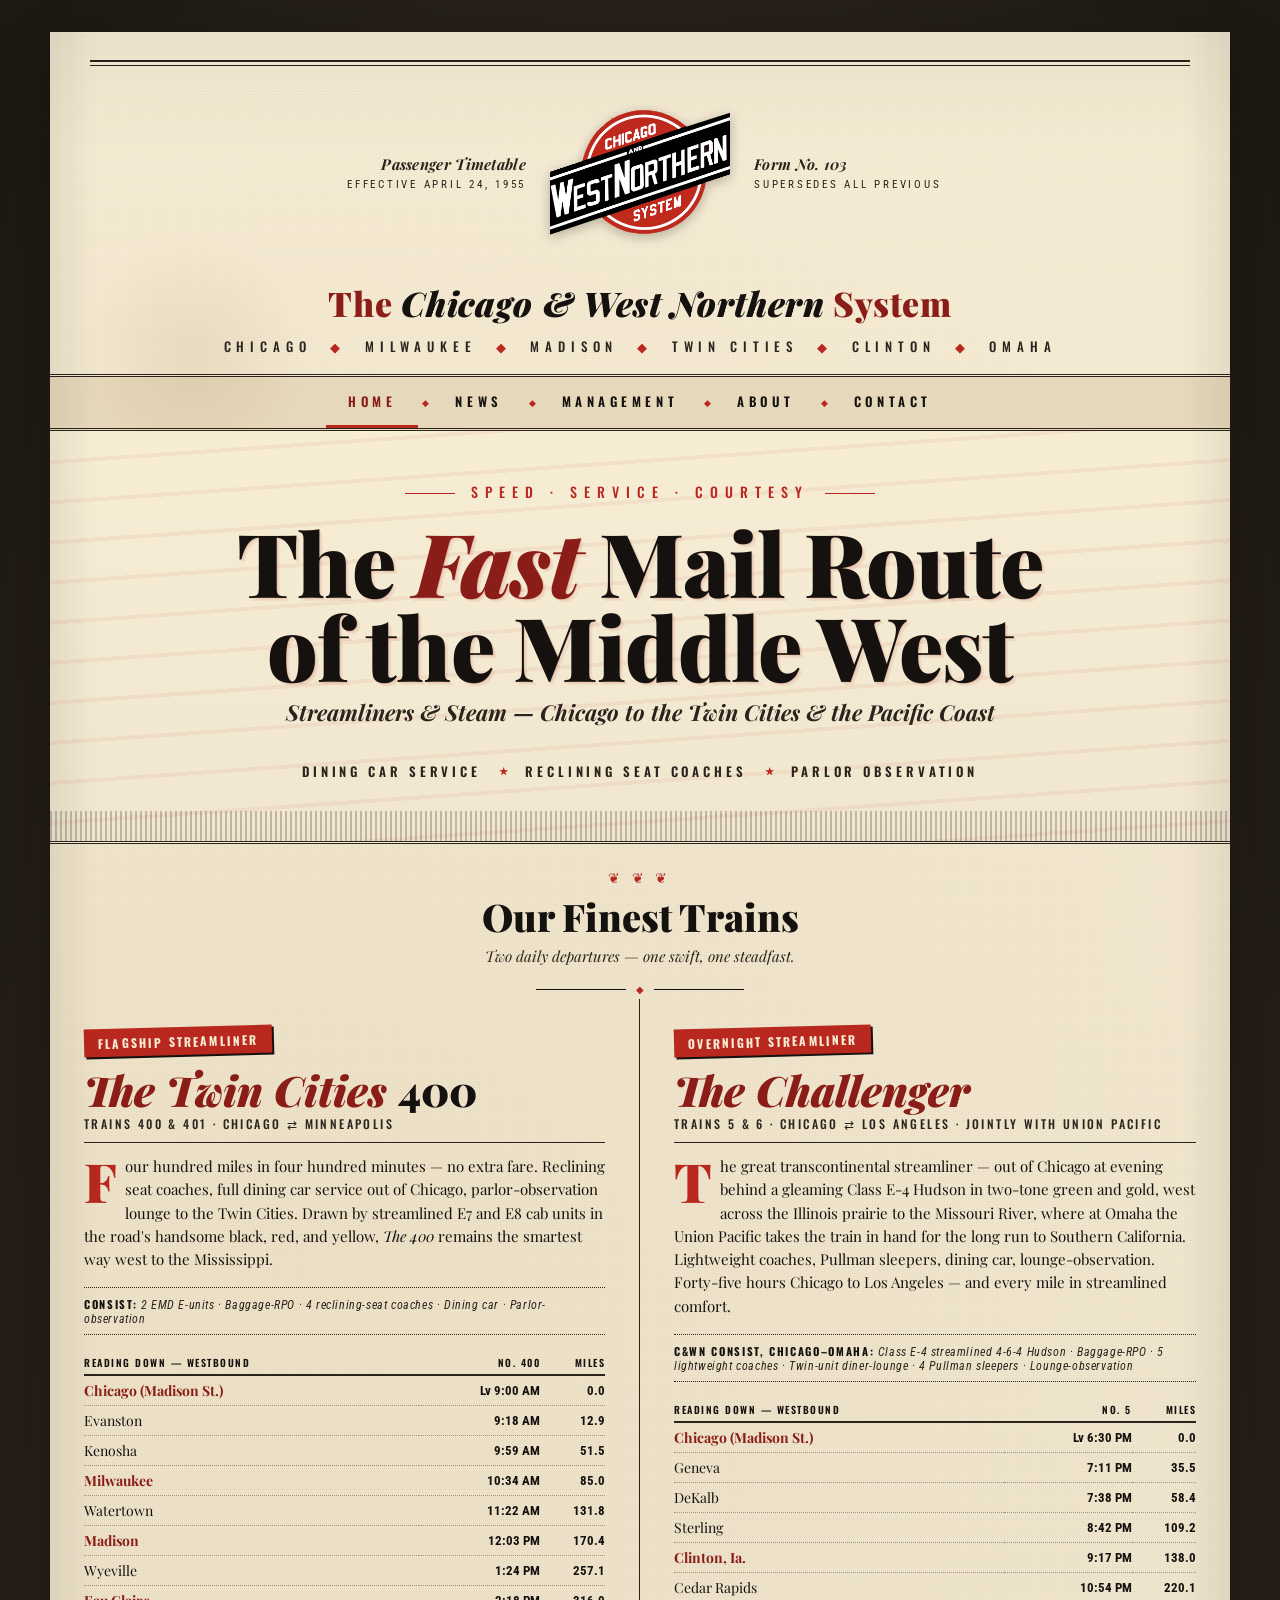
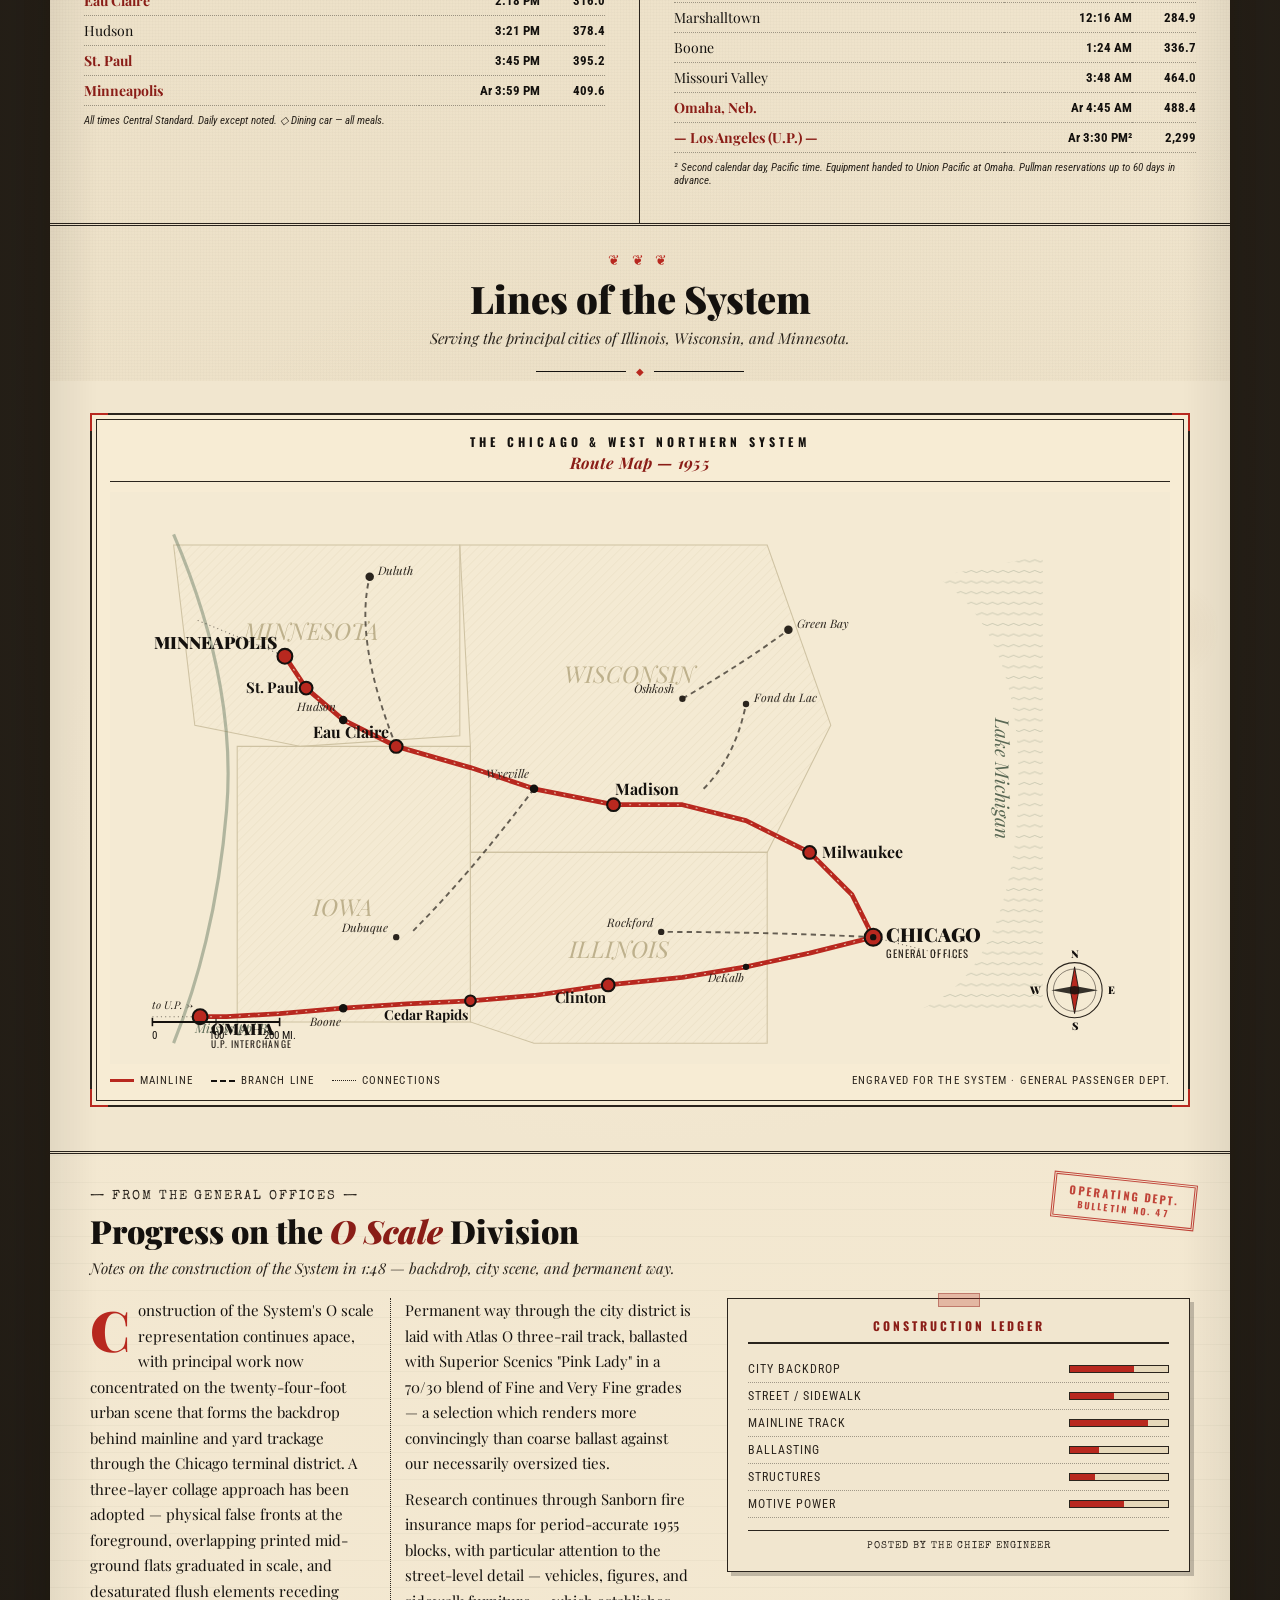
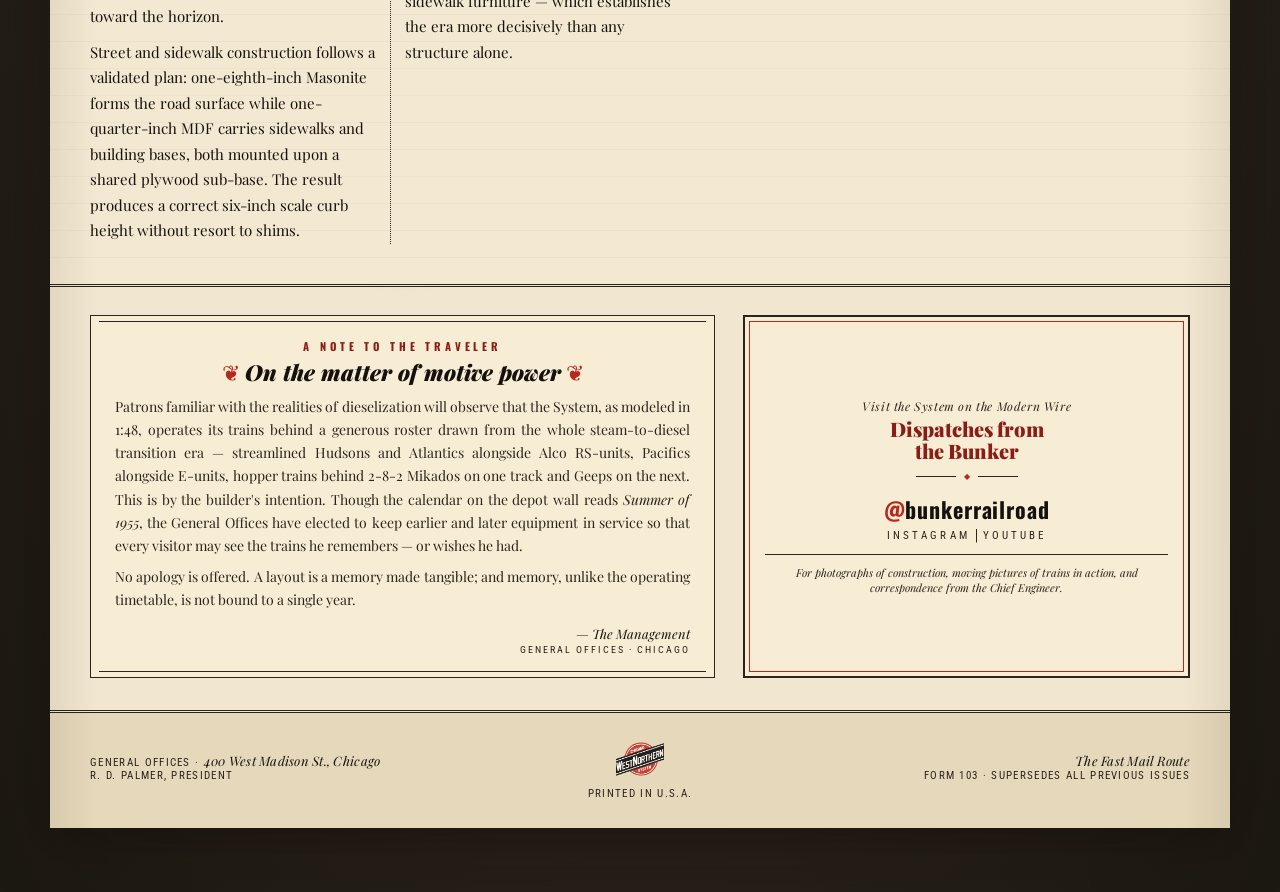
<file: index.html>
<!DOCTYPE html>
<html lang="en">
<head>
<meta charset="UTF-8">
<meta name="viewport" content="width=device-width, initial-scale=1.0">
<title>Chicago & West Northern System — Passenger Timetable, April 1955</title>
<!-- Favicons -->
<link rel="icon" type="image/png" sizes="16x16" href="/favicon-16x16.png">
<link rel="icon" type="image/png" sizes="32x32" href="/favicon-32x32.png">
<link rel="icon" type="image/png" sizes="48x48" href="/favicon-48x48.png">
<link rel="icon" type="image/png" sizes="96x96" href="/favicon-96x96.png">
<link rel="shortcut icon" href="/favicon.ico">
<link rel="apple-touch-icon" sizes="180x180" href="/apple-touch-icon.png">
<link rel="mask-icon" href="/safari-pinned-tab.svg" color="#8a1d17">
<link rel="manifest" href="/site.webmanifest">
<meta name="msapplication-config" content="/browserconfig.xml">
<meta name="msapplication-TileColor" content="#8a1d17">
<meta name="theme-color" content="#8a1d17">
<link rel="preconnect" href="https://fonts.googleapis.com">
<link rel="preconnect" href="https://fonts.gstatic.com" crossorigin>
<link href="https://fonts.googleapis.com/css2?family=Oswald:wght@500;600;700&family=Playfair+Display:ital,wght@0,700;0,900;1,700&family=Roboto+Condensed:wght@400;700&family=Special+Elite&family=UnifrakturMaguntia&display=swap" rel="stylesheet">
<link rel="stylesheet" href="/style.css?v=2">
</head>
<body>
<main class="brochure" role="main">

  <!-- ===== MASTHEAD ===== -->
  <header class="masthead">
    <div class="rule-top"></div>
    <div class="masthead-grid">
      <div class="left">
        Passenger Timetable
        <small>Effective April 24, 1955</small>
      </div>
      <div class="herald" aria-label="Chicago & West Northern System herald">
        <img src="/cwn_logo.png?v=2" alt="Chicago & West Northern System herald">
      </div>
      <div class="right">
        Form No. 103
        <small>Supersedes all previous</small>
      </div>
    </div>
    <h1>The <em>Chicago &amp; West Northern</em> System</h1>
    <div class="subtitle">Chicago <span class="dot">◆</span> Milwaukee <span class="dot">◆</span> Madison <span class="dot">◆</span> Twin Cities <span class="dot">◆</span> Clinton <span class="dot">◆</span> Omaha</div>
  </header>
  <!-- ===== NAVIGATION ===== -->
  <nav class="mainnav">
    <ul>
      <li><a href="/" class="active">Home</a></li>
      <li><a href="/news.html">News</a></li>
      <li><a href="/management.html">Management</a></li>
      <li><a href="/about.html">About</a></li>
      <li><a href="/contact.html">Contact</a></li>
    </ul>
  </nav>


  <!-- ===== HERO ===== -->
  <section class="hero">
    <div class="hero-inner">
      <div class="kicker">Speed · Service · Courtesy</div>
      <h2>The <span class="accent">Fast</span> Mail Route<br>of the Middle West</h2>
      <div class="tagline">Streamliners &amp; Steam — Chicago to the Twin Cities &amp; the Pacific Coast</div>
      <div class="lockup">
        <span>Dining Car Service</span>
        <span>Reclining Seat Coaches</span>
        <span>Parlor Observation</span>
      </div>
    </div>
  </section>

  <!-- ===== NAMED TRAINS ===== -->
  <div class="section-head">
    <div class="ornament">❦ ❦ ❦</div>
    <h3>Our Finest Trains</h3>
    <p class="dek">Two daily departures — one swift, one steadfast.</p>
    <div class="rule"><span class="line"></span><span class="diamond">◆</span><span class="line"></span></div>
  </div>

  <section class="trains">

    <!-- THE 400 -->
    <article class="train left">
      <span class="plate">Flagship Streamliner</span>
      <h4>The <em>Twin Cities</em> <span class="num">400</span></h4>
      <div class="route">Trains 400 &amp; 401 · Chicago ⇄ Minneapolis</div>
      <p class="pitch"><span class="drop">F</span>our hundred miles in four hundred minutes — no extra fare. Reclining seat coaches, full dining car service out of Chicago, parlor-observation lounge to the Twin Cities. Drawn by streamlined E7 and E8 cab units in the road's handsome black, red, and yellow, <em>The 400</em> remains the smartest way west to the Mississippi.</p>
      <div class="consist"><b>Consist:</b> 2 EMD E-units · Baggage-RPO · 4 reclining-seat coaches · Dining car · Parlor-observation</div>

      <table class="tt">
        <thead>
          <tr><th>Reading down — Westbound</th><th class="num">No. 400</th><th class="num">Miles</th></tr>
        </thead>
        <tbody>
          <tr class="major"><td class="city">Chicago (Madison St.)</td><td class="num">Lv 9:00 AM</td><td class="num">0.0</td></tr>
          <tr><td class="city">Evanston</td><td class="num">9:18 AM</td><td class="num">12.9</td></tr>
          <tr><td class="city">Kenosha</td><td class="num">9:59 AM</td><td class="num">51.5</td></tr>
          <tr class="major"><td class="city">Milwaukee</td><td class="num">10:34 AM</td><td class="num">85.0</td></tr>
          <tr><td class="city">Watertown</td><td class="num">11:22 AM</td><td class="num">131.8</td></tr>
          <tr class="major"><td class="city">Madison</td><td class="num">12:03 PM</td><td class="num">170.4</td></tr>
          <tr><td class="city">Wyeville</td><td class="num">1:24 PM</td><td class="num">257.1</td></tr>
          <tr class="major"><td class="city">Eau Claire</td><td class="num">2:18 PM</td><td class="num">316.0</td></tr>
          <tr><td class="city">Hudson</td><td class="num">3:21 PM</td><td class="num">378.4</td></tr>
          <tr class="major"><td class="city">St. Paul</td><td class="num">3:45 PM</td><td class="num">395.2</td></tr>
          <tr class="major"><td class="city">Minneapolis</td><td class="num">Ar 3:59 PM</td><td class="num">409.6</td></tr>
        </tbody>
        <tfoot><tr><td colspan="3">All times Central Standard. Daily except noted. ◇ Dining car — all meals.</td></tr></tfoot>
      </table>
    </article>

    <!-- THE CHALLENGER -->
    <article class="train">
      <span class="plate">Overnight Streamliner</span>
      <h4>The <em>Challenger</em></h4>
      <div class="route">Trains 5 &amp; 6 · Chicago ⇄ Los Angeles · Jointly with Union Pacific</div>
      <p class="pitch"><span class="drop">T</span>he great transcontinental streamliner — out of Chicago at evening behind a gleaming Class E-4 Hudson in two-tone green and gold, west across the Illinois prairie to the Missouri River, where at Omaha the Union Pacific takes the train in hand for the long run to Southern California. Lightweight coaches, Pullman sleepers, dining car, lounge-observation. Forty-five hours Chicago to Los Angeles — and every mile in streamlined comfort.</p>
      <div class="consist"><b>C&amp;WN Consist, Chicago–Omaha:</b> Class E-4 streamlined 4-6-4 Hudson · Baggage-RPO · 5 lightweight coaches · Twin-unit diner-lounge · 4 Pullman sleepers · Lounge-observation</div>

      <table class="tt">
        <thead>
          <tr><th>Reading down — Westbound</th><th class="num">No. 5</th><th class="num">Miles</th></tr>
        </thead>
        <tbody>
          <tr class="major"><td class="city">Chicago (Madison St.)</td><td class="num">Lv 6:30 PM</td><td class="num">0.0</td></tr>
          <tr><td class="city">Geneva</td><td class="num">7:11 PM</td><td class="num">35.5</td></tr>
          <tr><td class="city">DeKalb</td><td class="num">7:38 PM</td><td class="num">58.4</td></tr>
          <tr><td class="city">Sterling</td><td class="num">8:42 PM</td><td class="num">109.2</td></tr>
          <tr class="major"><td class="city">Clinton, Ia.</td><td class="num">9:17 PM</td><td class="num">138.0</td></tr>
          <tr><td class="city">Cedar Rapids</td><td class="num">10:54 PM</td><td class="num">220.1</td></tr>
          <tr><td class="city">Marshalltown</td><td class="num">12:16 AM</td><td class="num">284.9</td></tr>
          <tr><td class="city">Boone</td><td class="num">1:24 AM</td><td class="num">336.7</td></tr>
          <tr><td class="city">Missouri Valley</td><td class="num">3:48 AM</td><td class="num">464.0</td></tr>
          <tr class="major"><td class="city">Omaha, Neb.</td><td class="num">Ar 4:45 AM</td><td class="num">488.4</td></tr>
          <tr class="major"><td class="city">— Los Angeles (U.P.) —</td><td class="num">Ar 3:30 PM²</td><td class="num">2,299</td></tr>
        </tbody>
        <tfoot><tr><td colspan="3">² Second calendar day, Pacific time. Equipment handed to Union Pacific at Omaha. Pullman reservations up to 60 days in advance.</td></tr></tfoot>
      </table>
    </article>

  </section>

  <!-- ===== MAP ===== -->
  <div class="section-head">
    <div class="ornament">❦ ❦ ❦</div>
    <h3>Lines of the System</h3>
    <p class="dek">Serving the principal cities of Illinois, Wisconsin, and Minnesota.</p>
    <div class="rule"><span class="line"></span><span class="diamond">◆</span><span class="line"></span></div>
  </div>

  <section class="map-section">
    <div class="map-frame">
      <span class="corner tl"></span><span class="corner tr"></span>
      <span class="corner bl"></span><span class="corner br"></span>
      <div class="map-cap">The Chicago &amp; West Northern System
        <em>Route Map — 1955</em>
      </div>

      <svg class="sysmap" viewBox="0 0 1000 540" xmlns="http://www.w3.org/2000/svg" role="img" aria-label="C&amp;WN system map">
        <!-- stylized background (state silhouettes, abstract) -->
        <defs>
          <pattern id="hatch" patternUnits="userSpaceOnUse" width="6" height="6" patternTransform="rotate(45)">
            <line x1="0" y1="0" x2="0" y2="6" stroke="#d6c8a5" stroke-width="1"/>
          </pattern>
          <pattern id="water" patternUnits="userSpaceOnUse" width="10" height="10">
            <path d="M0 5 Q2.5 3 5 5 T10 5" stroke="#7a8a74" stroke-width="0.6" fill="none" opacity="0.5"/>
          </pattern>
        </defs>

        <!-- water / Lake Michigan shape -->
        <path d="M780 80 Q870 140 855 320 Q840 460 760 490 L880 490 L880 60 Z" fill="url(#water)"/>
        <text x="835" y="270" font-family="Playfair Display, serif" font-style="italic" font-size="18" fill="#5a6854" text-anchor="middle" transform="rotate(90 835 270)">Lake Michigan</text>

        <!-- Mississippi river -->
        <path d="M60 40 Q120 180 110 300 Q100 420 60 520" stroke="#7a8a74" stroke-width="3" fill="none" opacity="0.55"/>
        <text x="80" y="510" font-family="Playfair Display, serif" font-style="italic" font-size="12" fill="#5a6854">Mississippi R.</text>

        <!-- state outlines (abstract) -->
        <g stroke="#8a7a4a" stroke-width="1" fill="url(#hatch)" opacity="0.35">
          <!-- Minnesota area -->
          <path d="M60 50 L330 50 L330 230 L180 240 L80 220 Z"/>
          <!-- Wisconsin area -->
          <path d="M330 50 L620 50 L680 220 L620 340 L340 340 L340 240 Z"/>
          <!-- Illinois area -->
          <path d="M340 340 L620 340 L620 520 L400 520 L340 500 Z"/>
          <!-- Iowa area -->
          <path d="M120 240 L340 240 L340 500 L120 500 Z"/>
        </g>

        <!-- State labels -->
        <g font-family="Playfair Display, serif" font-style="italic" font-size="22" fill="#8a7a4a" opacity="0.5">
          <text x="190" y="140" text-anchor="middle">MINNESOTA</text>
          <text x="490" y="180" text-anchor="middle">WISCONSIN</text>
          <text x="480" y="440" text-anchor="middle">ILLINOIS</text>
          <text x="220" y="400" text-anchor="middle">IOWA</text>
        </g>

        <!-- Branch lines (dashed) -->
        <g stroke="#2a241d" stroke-width="1.8" fill="none" stroke-dasharray="5 4" opacity="0.7">
          <!-- Green Bay branch -->
          <path d="M540 195 Q600 160 640 130"/>
          <!-- Duluth branch from Eau Claire -->
          <path d="M270 240 Q230 140 245 80"/>
          <!-- Fond du Lac / Oshkosh branch -->
          <path d="M560 280 Q590 250 600 200"/>
          <!-- Rockford branch from Chicago -->
          <path d="M720 420 Q620 415 520 415"/>
          <!-- Dubuque branch from mainline -->
          <path d="M400 280 Q340 360 285 415"/>
        </g>

        <!-- Mainline: Chicago -> Milwaukee -> Madison -> Eau Claire -> Twin Cities -->
        <path d="M720 420 L700 380 L660 340 L600 310 L540 295 L475 295 L400 280 L340 260 L270 240 L220 215 L185 185 L165 155"
              stroke="#b8281f" stroke-width="4.5" fill="none" stroke-linecap="round" stroke-linejoin="round"/>
        <!-- mainline highlight -->
        <path d="M720 420 L700 380 L660 340 L600 310 L540 295 L475 295 L400 280 L340 260 L270 240 L220 215 L185 185 L165 155"
              stroke="#f1e6cf" stroke-width="1" fill="none" stroke-linecap="round" stroke-linejoin="round" stroke-dasharray="1 8" opacity="0.8"/>

        <!-- Overland Route Mainline: Chicago -> DeKalb -> Clinton -> Cedar Rapids -> Boone -> Missouri Valley -> Omaha -->
        <path d="M720 420 L660 435 L600 448 L540 458 L470 465 L400 475 L340 480 L280 483 L220 487 L160 492 L110 495 L85 495"
              stroke="#b8281f" stroke-width="4.5" fill="none" stroke-linecap="round" stroke-linejoin="round"/>
        <path d="M720 420 L660 435 L600 448 L540 458 L470 465 L400 475 L340 480 L280 483 L220 487 L160 492 L110 495 L85 495"
              stroke="#f1e6cf" stroke-width="1" fill="none" stroke-linecap="round" stroke-linejoin="round" stroke-dasharray="1 8" opacity="0.8"/>

        <!-- Connecting lines (dotted) to neighboring roads -->
        <g stroke="#2a241d" stroke-width="1" fill="none" stroke-dasharray="1 3" opacity="0.6">
          <path d="M720 420 L800 440"/>
          <path d="M165 155 L80 120"/>
          <path d="M85 495 L40 495"/>
        </g>
        <text x="40" y="488" font-family="Playfair Display, serif" font-style="italic" font-size="10" fill="#2a241d">to U.P. →</text>

        <!-- City dots -->
        <g>
          <!-- Chicago -->
          <circle cx="720" cy="420" r="8" fill="#b8281f" stroke="#14110e" stroke-width="2"/>
          <circle cx="720" cy="420" r="3" fill="#14110e"/>
          <text x="732" y="425" font-family="Playfair Display, serif" font-weight="900" font-size="18" fill="#14110e">CHICAGO</text>
          <text x="732" y="440" font-family="Oswald, sans-serif" font-size="10" fill="#2a241d" letter-spacing="1">GENERAL OFFICES</text>

          <!-- Milwaukee -->
          <circle cx="660" cy="340" r="6" fill="#b8281f" stroke="#14110e" stroke-width="2"/>
          <text x="672" y="345" font-family="Playfair Display, serif" font-weight="700" font-size="15" fill="#14110e">Milwaukee</text>

          <!-- Madison -->
          <circle cx="475" cy="295" r="6" fill="#b8281f" stroke="#14110e" stroke-width="2"/>
          <text x="476" y="286" font-family="Playfair Display, serif" font-weight="700" font-size="15" fill="#14110e">Madison</text>

          <!-- Wyeville -->
          <circle cx="400" cy="280" r="4" fill="#14110e"/>
          <text x="395" y="270" font-family="Playfair Display, serif" font-size="11" font-style="italic" fill="#2a241d" text-anchor="end">Wyeville</text>

          <!-- Eau Claire -->
          <circle cx="270" cy="240" r="6" fill="#b8281f" stroke="#14110e" stroke-width="2"/>
          <text x="263" y="232" font-family="Playfair Display, serif" font-weight="700" font-size="15" fill="#14110e" text-anchor="end">Eau Claire</text>

          <!-- Hudson -->
          <circle cx="220" cy="215" r="4" fill="#14110e"/>
          <text x="213" y="207" font-family="Playfair Display, serif" font-size="11" font-style="italic" fill="#2a241d" text-anchor="end">Hudson</text>

          <!-- St. Paul -->
          <circle cx="185" cy="185" r="6" fill="#b8281f" stroke="#14110e" stroke-width="2"/>
          <text x="178" y="190" font-family="Playfair Display, serif" font-weight="700" font-size="14" fill="#14110e" text-anchor="end">St. Paul</text>

          <!-- Minneapolis -->
          <circle cx="165" cy="155" r="7" fill="#b8281f" stroke="#14110e" stroke-width="2"/>
          <text x="158" y="148" font-family="Playfair Display, serif" font-weight="900" font-size="16" fill="#14110e" text-anchor="end">MINNEAPOLIS</text>

          <!-- Secondary cities on branches -->
          <circle cx="640" cy="130" r="4" fill="#2a241d"/>
          <text x="648" y="128" font-family="Playfair Display, serif" font-style="italic" font-size="11" fill="#2a241d">Green Bay</text>

          <circle cx="600" cy="200" r="3" fill="#2a241d"/>
          <text x="608" y="198" font-family="Playfair Display, serif" font-style="italic" font-size="11" fill="#2a241d">Fond du Lac</text>

          <circle cx="540" cy="195" r="3" fill="#2a241d"/>
          <text x="532" y="190" font-family="Playfair Display, serif" font-style="italic" font-size="11" fill="#2a241d" text-anchor="end">Oshkosh</text>

          <circle cx="245" cy="80" r="4" fill="#2a241d"/>
          <text x="253" y="78" font-family="Playfair Display, serif" font-style="italic" font-size="11" fill="#2a241d">Duluth</text>

          <circle cx="520" cy="415" r="3" fill="#2a241d"/>
          <text x="512" y="410" font-family="Playfair Display, serif" font-style="italic" font-size="11" fill="#2a241d" text-anchor="end">Rockford</text>

          <circle cx="270" cy="420" r="3" fill="#2a241d"/>
          <text x="262" y="415" font-family="Playfair Display, serif" font-style="italic" font-size="11" fill="#2a241d" text-anchor="end">Dubuque</text>

          <!-- Overland Route cities: DeKalb · Clinton · Cedar Rapids · Boone · Omaha -->
          <circle cx="600" cy="448" r="3" fill="#14110e"/>
          <text x="598" y="462" font-family="Playfair Display, serif" font-style="italic" font-size="11" fill="#2a241d" text-anchor="end">DeKalb</text>

          <circle cx="470" cy="465" r="6" fill="#b8281f" stroke="#14110e" stroke-width="2"/>
          <text x="468" y="482" font-family="Playfair Display, serif" font-weight="700" font-size="14" fill="#14110e" text-anchor="end">Clinton</text>

          <circle cx="340" cy="480" r="5" fill="#b8281f" stroke="#14110e" stroke-width="2"/>
          <text x="338" y="498" font-family="Playfair Display, serif" font-weight="700" font-size="13" fill="#14110e" text-anchor="end">Cedar Rapids</text>

          <circle cx="220" cy="487" r="4" fill="#14110e"/>
          <text x="218" y="504" font-family="Playfair Display, serif" font-style="italic" font-size="11" fill="#2a241d" text-anchor="end">Boone</text>

          <circle cx="85" cy="495" r="7" fill="#b8281f" stroke="#14110e" stroke-width="2"/>
          <text x="95" y="512" font-family="Playfair Display, serif" font-weight="900" font-size="15" fill="#14110e">OMAHA</text>
          <text x="95" y="525" font-family="Oswald, sans-serif" font-size="9" fill="#2a241d" letter-spacing="1">U.P. INTERCHANGE</text>
        </g>

        <!-- Compass rose -->
        <g transform="translate(910 470)">
          <circle r="26" fill="none" stroke="#2a241d" stroke-width="1"/>
          <circle r="20" fill="none" stroke="#2a241d" stroke-width="0.5"/>
          <path d="M0 -22 L4 0 L0 22 L-4 0 Z" fill="#b8281f" stroke="#14110e" stroke-width="0.8"/>
          <path d="M-22 0 L0 4 L22 0 L0 -4 Z" fill="#14110e" opacity="0.85"/>
          <text x="0" y="-30" font-family="Playfair Display, serif" font-weight="900" font-size="10" fill="#14110e" text-anchor="middle">N</text>
          <text x="0" y="38" font-family="Playfair Display, serif" font-weight="900" font-size="10" fill="#14110e" text-anchor="middle">S</text>
          <text x="32" y="4" font-family="Playfair Display, serif" font-weight="900" font-size="10" fill="#14110e">E</text>
          <text x="-32" y="4" font-family="Playfair Display, serif" font-weight="900" font-size="10" fill="#14110e" text-anchor="end">W</text>
        </g>

        <!-- Scale bar -->
        <g transform="translate(40 500)">
          <line x1="0" y1="0" x2="120" y2="0" stroke="#14110e" stroke-width="2"/>
          <line x1="0" y1="-4" x2="0" y2="4" stroke="#14110e" stroke-width="1.5"/>
          <line x1="60" y1="-3" x2="60" y2="3" stroke="#14110e" stroke-width="1"/>
          <line x1="120" y1="-4" x2="120" y2="4" stroke="#14110e" stroke-width="1.5"/>
          <text x="0" y="16" font-family="Roboto Condensed, sans-serif" font-size="10" fill="#14110e">0</text>
          <text x="60" y="16" font-family="Roboto Condensed, sans-serif" font-size="10" fill="#14110e" text-anchor="middle">100</text>
          <text x="120" y="16" font-family="Roboto Condensed, sans-serif" font-size="10" fill="#14110e" text-anchor="middle">200 MI.</text>
        </g>
      </svg>

      <div class="legend">
        <div class="swatches">
          <span class="sw"><i class="mainline"></i>Mainline</span>
          <span class="sw"><i class="branch"></i>Branch Line</span>
          <span class="sw"><i class="connect"></i>Connections</span>
        </div>
        <div>Engraved for the System · General Passenger Dept.</div>
      </div>
    </div>
  </section>

  <!-- ===== BULLETIN / MODELING ===== -->
  <section class="bulletin">
    <div class="stamp">Operating Dept.<small>Bulletin No. 47</small></div>
    <div class="bulletin-head">— From the General Offices —</div>
    <h3>Progress on the <em>O Scale</em> Division</h3>
    <p class="bulletin-dek">Notes on the construction of the System in 1:48 — backdrop, city scene, and permanent way.</p>

    <div class="bulletin-grid">
      <div class="bulletin-body">
        <p>Construction of the System's O scale representation continues apace, with principal work now concentrated on the twenty-four-foot urban scene that forms the backdrop behind mainline and yard trackage through the Chicago terminal district. A three-layer collage approach has been adopted — physical false fronts at the foreground, overlapping printed mid-ground flats graduated in scale, and desaturated flush elements receding toward the horizon.</p>
        <p>Street and sidewalk construction follows a validated plan: one-eighth-inch Masonite forms the road surface while one-quarter-inch MDF carries sidewalks and building bases, both mounted upon a shared plywood sub-base. The result produces a correct six-inch scale curb height without resort to shims.</p>
        <p>Permanent way through the city district is laid with Atlas O three-rail track, ballasted with Superior Scenics "Pink Lady" in a 70/30 blend of Fine and Very Fine grades — a selection which renders more convincingly than coarse ballast against our necessarily oversized ties.</p>
        <p>Research continues through Sanborn fire insurance maps for period-accurate 1955 blocks, with particular attention to the street-level detail — vehicles, figures, and sidewalk furniture — which establishes the era more decisively than any structure alone.</p>
      </div>

      <aside class="progress-card">
        <h5>Construction Ledger</h5>
        <div class="row">
          <span class="label">City Backdrop</span>
          <span class="bar"><span style="width:65%"></span></span>
        </div>
        <div class="row">
          <span class="label">Street / Sidewalk</span>
          <span class="bar"><span style="width:45%"></span></span>
        </div>
        <div class="row">
          <span class="label">Mainline Track</span>
          <span class="bar"><span style="width:80%"></span></span>
        </div>
        <div class="row">
          <span class="label">Ballasting</span>
          <span class="bar"><span style="width:30%"></span></span>
        </div>
        <div class="row">
          <span class="label">Structures</span>
          <span class="bar"><span style="width:25%"></span></span>
        </div>
        <div class="row">
          <span class="label">Motive Power</span>
          <span class="bar"><span style="width:55%"></span></span>
        </div>
        <div class="footer-note">Posted by the Chief Engineer</div>
      </aside>
    </div>
  </section>

  <!-- ===== NOTICE + SOCIAL IMPRINT ===== -->
  <section class="notice">
    <div class="notice-body">
      <div class="notice-kicker">A Note to the Traveler</div>
      <div class="notice-head">On the matter of motive power</div>
      <div class="notice-text">
        <p>Patrons familiar with the realities of dieselization will observe that the System, as modeled in 1:48, operates its trains behind a generous roster drawn from the whole steam-to-diesel transition era — streamlined Hudsons and Atlantics alongside Alco RS-units, Pacifics alongside E-units, hopper trains behind 2-8-2 Mikados on one track and Geeps on the next. This is by the builder's intention. Though the calendar on the depot wall reads <em>Summer of 1955</em>, the General Offices have elected to keep earlier and later equipment in service so that every visitor may see the trains he remembers — or wishes he had.</p>
        <p>No apology is offered. A layout is a memory made tangible; and memory, unlike the operating timetable, is not bound to a single year.</p>
      </div>
      <div class="notice-sign">— The Management<small>General Offices · Chicago</small></div>
    </div>

    <aside class="imprint">
      <div class="imprint-top">Visit the System on the Modern Wire</div>
      <div class="imprint-title">Dispatches from<br>the Bunker</div>
      <div class="imprint-rule"><span class="l"></span><span class="d">◆</span><span class="l"></span></div>
      <div class="handle"><span class="at">@</span>bunkerrailroad</div>
      <div class="channels"><a href="https://www.instagram.com/bunkerrailroad/" target="_blank" rel="noopener noreferrer">Instagram</a><a href="https://www.youtube.com/@bunkerrailroad" target="_blank" rel="noopener noreferrer">YouTube</a></div>
      <div class="imprint-foot">For photographs of construction, moving pictures of trains in action, and correspondence from the Chief Engineer.</div>
    </aside>
  </section>

  <!-- ===== COLOPHON ===== -->
  <footer class="colophon">
    <div class="l">
      General Offices · <em>400 West Madison St., Chicago</em><br>
      R. D. Palmer, President
    </div>
    <div class="c">
      <div class="mini"><img src="/cwn_logo.png?v=2" alt=""></div>
      Printed in U.S.A.
    </div>
    <div class="r">
      <em>The Fast Mail Route</em><br>
      Form 103 · Supersedes all previous issues
    </div>
  </footer>

</main>
</body>
</html>
</file>
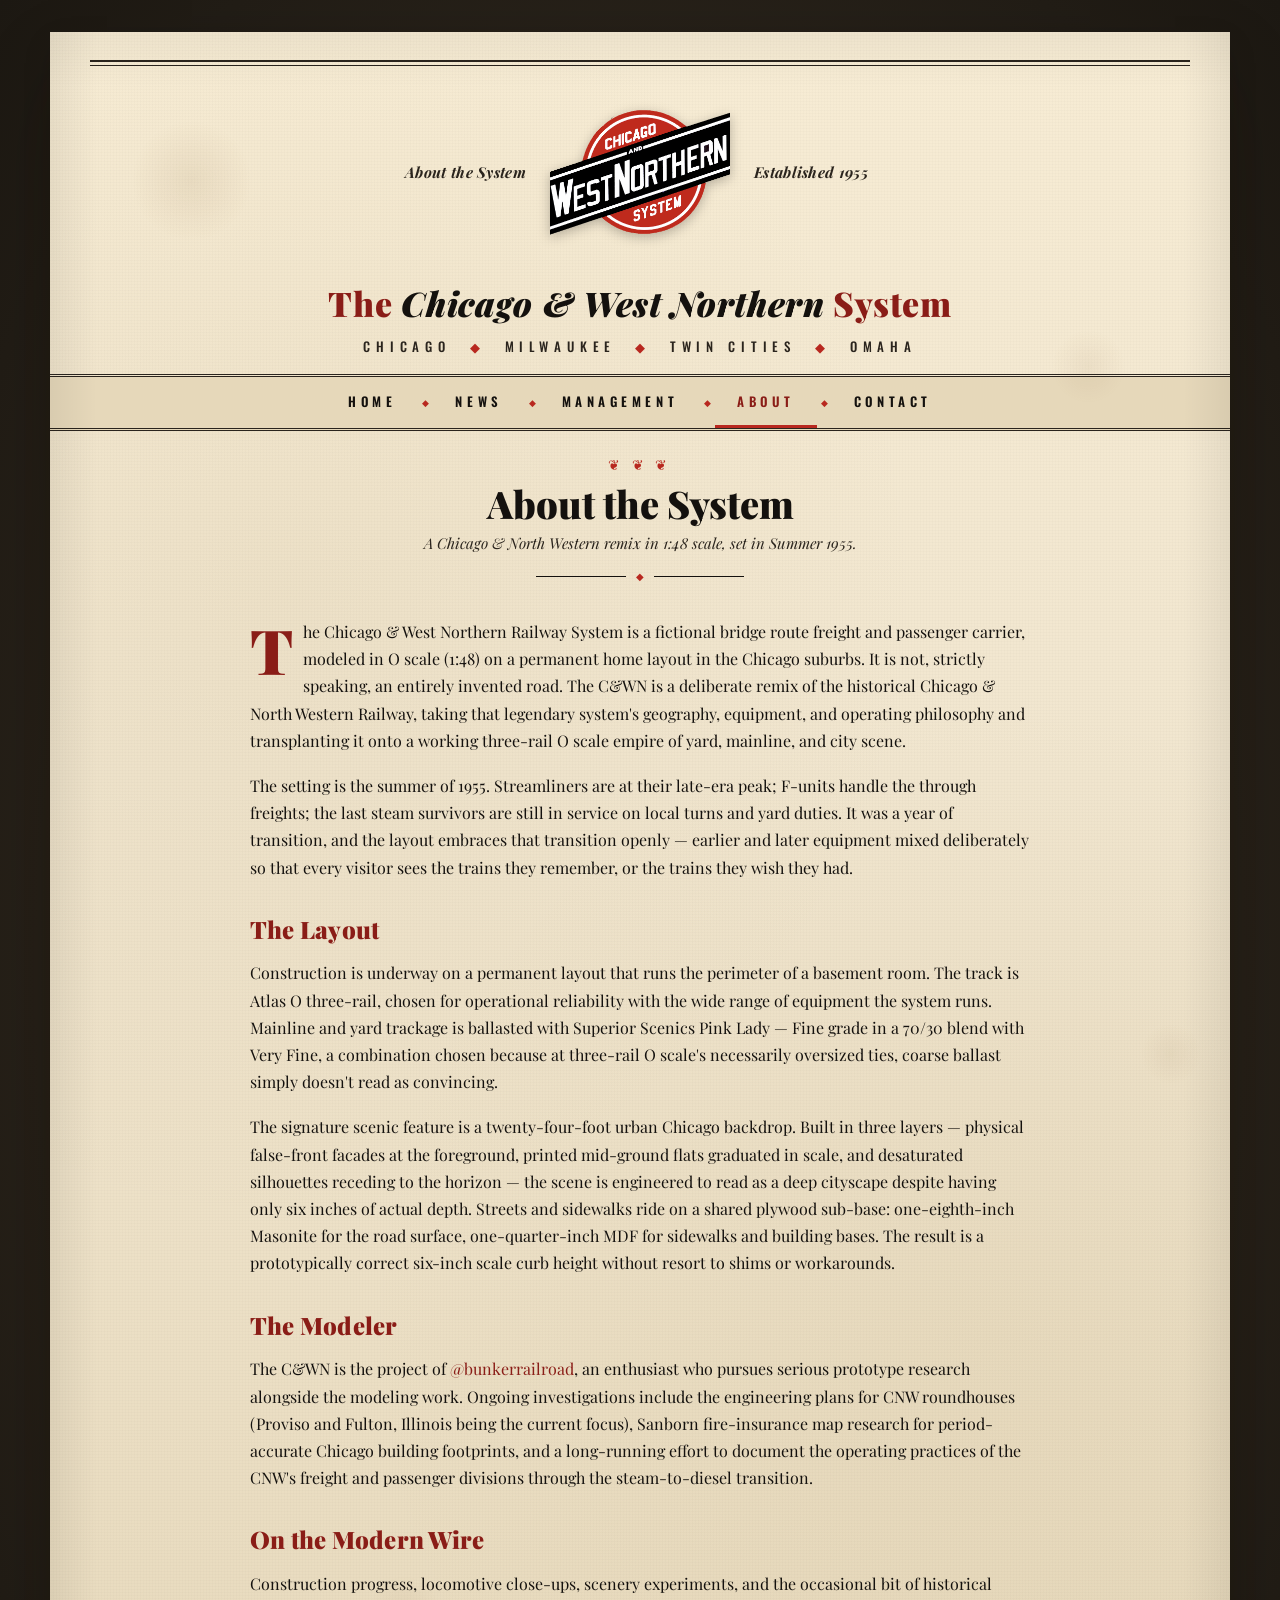
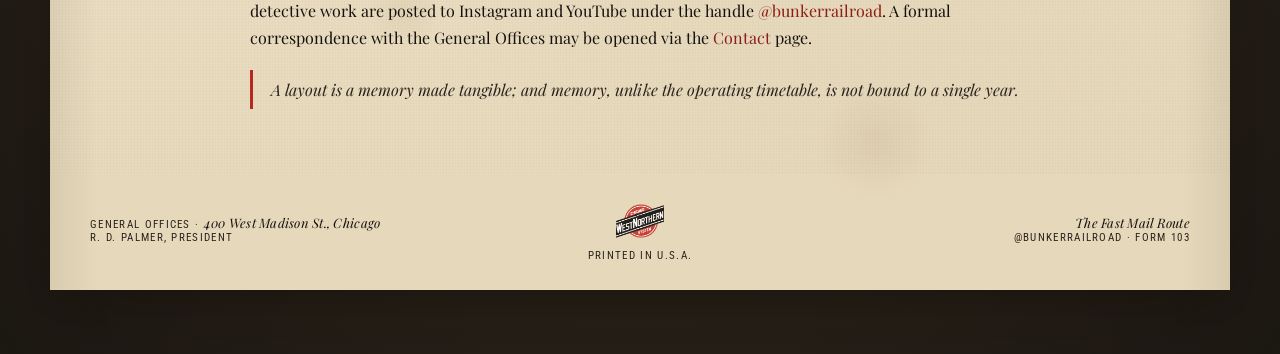
<file: about.html>
<!DOCTYPE html>
<html lang="en">
<head>
<meta charset="UTF-8">
<meta name="viewport" content="width=device-width, initial-scale=1.0">
<title>About — Chicago & West Northern System</title>
<link rel="preconnect" href="https://fonts.googleapis.com">
<link rel="preconnect" href="https://fonts.gstatic.com" crossorigin>
<link href="https://fonts.googleapis.com/css2?family=Oswald:wght@500;600;700&family=Playfair+Display:ital,wght@0,700;0,900;1,700&family=Roboto+Condensed:wght@400;700&family=Special+Elite&display=swap" rel="stylesheet">
<link rel="stylesheet" href="/style.css?v=2">
<!-- Favicons -->
<link rel="icon" type="image/png" sizes="16x16" href="/favicon-16x16.png">
<link rel="icon" type="image/png" sizes="32x32" href="/favicon-32x32.png">
<link rel="icon" type="image/png" sizes="48x48" href="/favicon-48x48.png">
<link rel="icon" type="image/png" sizes="96x96" href="/favicon-96x96.png">
<link rel="shortcut icon" href="/favicon.ico">
<link rel="apple-touch-icon" sizes="180x180" href="/apple-touch-icon.png">
<link rel="mask-icon" href="/safari-pinned-tab.svg" color="#8a1d17">
<link rel="manifest" href="/site.webmanifest">
<meta name="msapplication-config" content="/browserconfig.xml">
<meta name="msapplication-TileColor" content="#8a1d17">
<meta name="theme-color" content="#8a1d17">
</head>
<body>
<main class="brochure" role="main">

  <!-- ===== MASTHEAD ===== -->
  <header class="masthead">
    <div class="rule-top"></div>
    <div class="masthead-grid">
      <div class="left">
        About the System
      </div>
      <div class="herald" aria-label="C&amp;WN herald">
        <img src="/cwn_logo.png?v=2" alt="Chicago & West Northern System herald">
      </div>
      <div class="right">
        Established 1955
      </div>
    </div>
    <h1>The <em>Chicago &amp; West Northern</em> System</h1>
    <div class="subtitle">Chicago <span class="dot">◆</span> Milwaukee <span class="dot">◆</span> Twin Cities <span class="dot">◆</span> Omaha</div>
  </header>

  <!-- ===== NAVIGATION ===== -->
  <nav class="mainnav">
    <ul>
      <li><a href="/">Home</a></li>
      <li><a href="/news.html">News</a></li>
      <li><a href="/management.html">Management</a></li>
      <li><a href="/about.html" class="active">About</a></li>
      <li><a href="/contact.html">Contact</a></li>
    </ul>
  </nav>

  
  <div class="section-head">
    <div class="ornament">❦ ❦ ❦</div>
    <h3>About the System</h3>
    <p class="dek">A Chicago & North Western remix in 1:48 scale, set in Summer 1955.</p>
    <div class="rule"><span class="line"></span><span class="diamond">◆</span><span class="line"></span></div>
  </div>


  <div class="prose">
    <p>The Chicago &amp; West Northern Railway System is a fictional bridge route freight and passenger carrier, modeled in O scale (1:48) on a permanent home layout in the Chicago suburbs. It is not, strictly speaking, an entirely invented road. The C&amp;WN is a deliberate remix of the historical Chicago &amp; North Western Railway, taking that legendary system's geography, equipment, and operating philosophy and transplanting it onto a working three-rail O scale empire of yard, mainline, and city scene.</p>

    <p>The setting is the summer of 1955. Streamliners are at their late-era peak; F-units handle the through freights; the last steam survivors are still in service on local turns and yard duties. It was a year of transition, and the layout embraces that transition openly — earlier and later equipment mixed deliberately so that every visitor sees the trains they remember, or the trains they wish they had.</p>

    <h2>The Layout</h2>

    <p>Construction is underway on a permanent layout that runs the perimeter of a basement room. The track is Atlas O three-rail, chosen for operational reliability with the wide range of equipment the system runs. Mainline and yard trackage is ballasted with Superior Scenics Pink Lady — Fine grade in a 70/30 blend with Very Fine, a combination chosen because at three-rail O scale's necessarily oversized ties, coarse ballast simply doesn't read as convincing.</p>

    <p>The signature scenic feature is a twenty-four-foot urban Chicago backdrop. Built in three layers — physical false-front facades at the foreground, printed mid-ground flats graduated in scale, and desaturated silhouettes receding to the horizon — the scene is engineered to read as a deep cityscape despite having only six inches of actual depth. Streets and sidewalks ride on a shared plywood sub-base: one-eighth-inch Masonite for the road surface, one-quarter-inch MDF for sidewalks and building bases. The result is a prototypically correct six-inch scale curb height without resort to shims or workarounds.</p>

    <h2>The Modeler</h2>

    <p>The C&amp;WN is the project of <a href="https://www.instagram.com/bunkerrailroad/" target="_blank" rel="noopener noreferrer">@bunkerrailroad</a>, an enthusiast who pursues serious prototype research alongside the modeling work. Ongoing investigations include the engineering plans for CNW roundhouses (Proviso and Fulton, Illinois being the current focus), Sanborn fire-insurance map research for period-accurate Chicago building footprints, and a long-running effort to document the operating practices of the CNW's freight and passenger divisions through the steam-to-diesel transition.</p>

    <h2>On the Modern Wire</h2>

    <p>Construction progress, locomotive close-ups, scenery experiments, and the occasional bit of historical detective work are posted to Instagram and YouTube under the handle <a href="https://www.instagram.com/bunkerrailroad/" target="_blank" rel="noopener noreferrer">@bunkerrailroad</a>. A formal correspondence with the General Offices may be opened via the <a href="/contact.html">Contact</a> page.</p>

    <blockquote>A layout is a memory made tangible; and memory, unlike the operating timetable, is not bound to a single year.</blockquote>
  </div>

  <!-- ===== COLOPHON ===== -->
  <footer class="colophon">
    <div class="l">
      General Offices · <em>400 West Madison St., Chicago</em><br>
      R. D. Palmer, President
    </div>
    <div class="c">
      <div class="mini"><img src="/cwn_logo.png?v=2" alt=""></div>
      Printed in U.S.A.
    </div>
    <div class="r">
      <em>The Fast Mail Route</em><br>
      <a href="https://www.instagram.com/bunkerrailroad/" target="_blank" rel="noopener noreferrer" style="color:inherit;text-decoration:none;border-bottom:1px solid transparent">@bunkerrailroad</a> · Form 103
    </div>
  </footer>

</main>
</body>
</html>
</file>
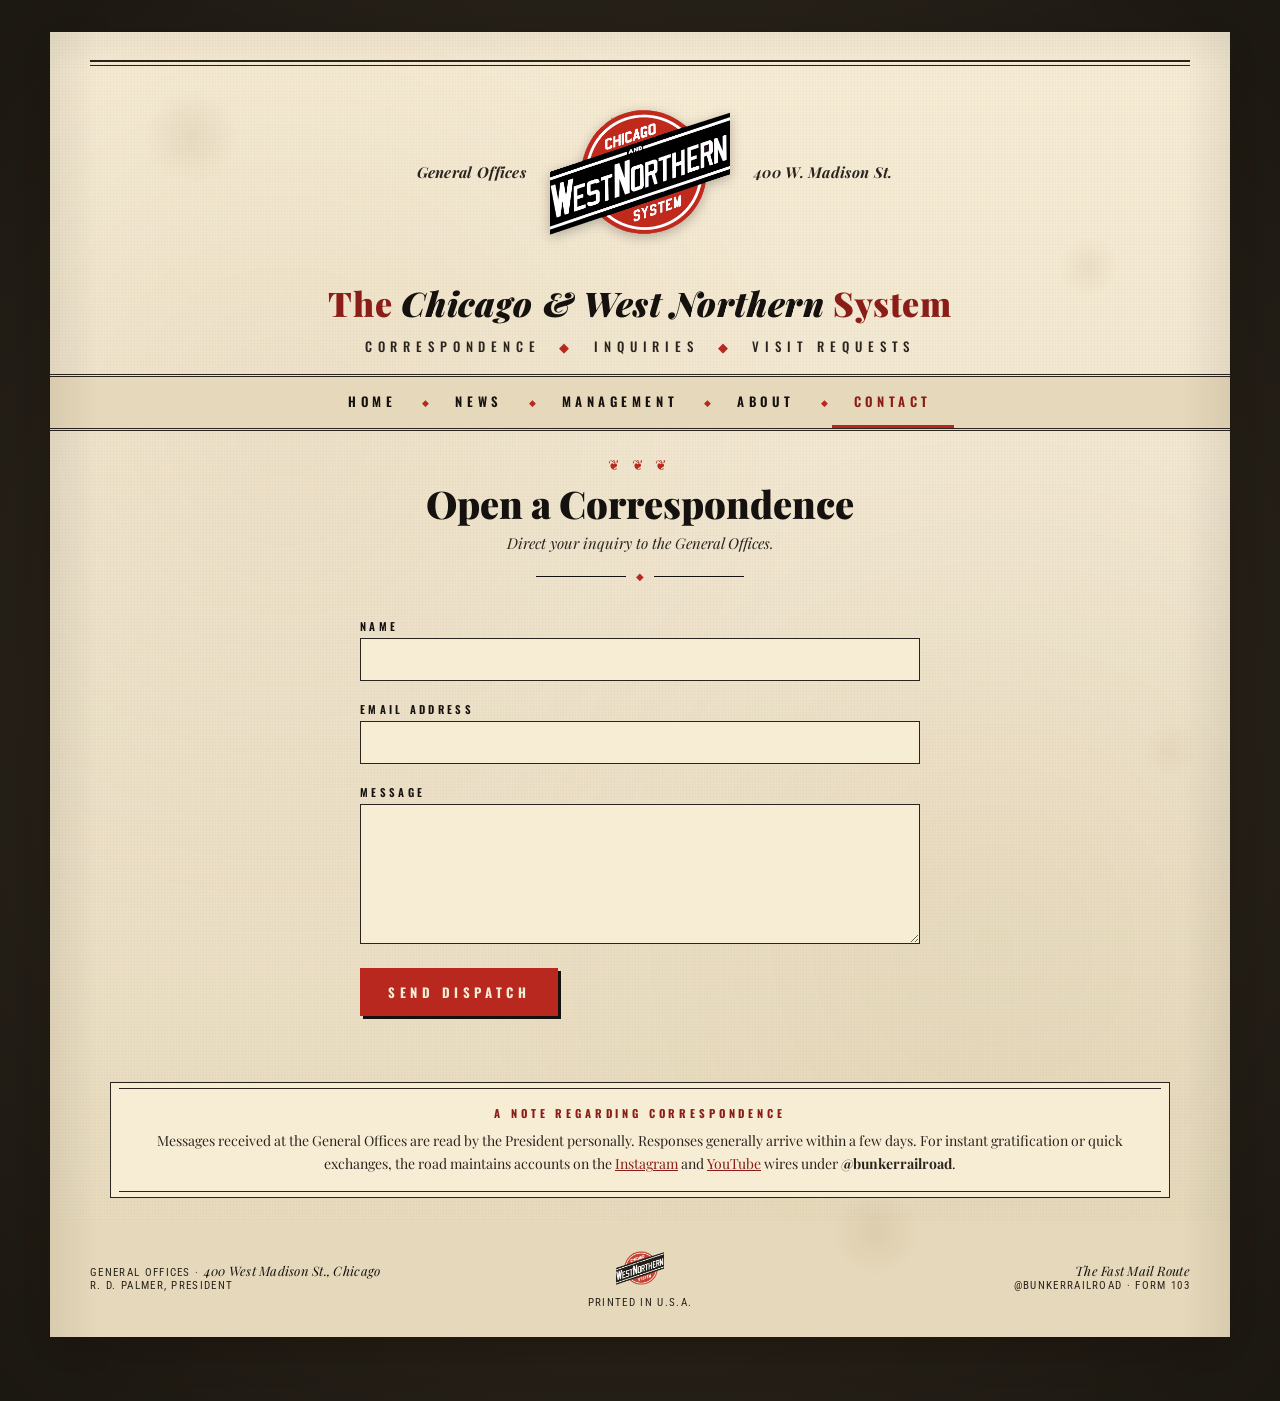
<file: contact.html>
<!DOCTYPE html>
<html lang="en">
<head>
<meta charset="UTF-8">
<meta name="viewport" content="width=device-width, initial-scale=1.0">
<title>Contact — Chicago & West Northern System</title>
<link rel="preconnect" href="https://fonts.googleapis.com">
<link rel="preconnect" href="https://fonts.gstatic.com" crossorigin>
<link href="https://fonts.googleapis.com/css2?family=Oswald:wght@500;600;700&family=Playfair+Display:ital,wght@0,700;0,900;1,700&family=Roboto+Condensed:wght@400;700&family=Special+Elite&display=swap" rel="stylesheet">
<link rel="stylesheet" href="/style.css?v=2">
<!-- Favicons -->
<link rel="icon" type="image/png" sizes="16x16" href="/favicon-16x16.png">
<link rel="icon" type="image/png" sizes="32x32" href="/favicon-32x32.png">
<link rel="icon" type="image/png" sizes="48x48" href="/favicon-48x48.png">
<link rel="icon" type="image/png" sizes="96x96" href="/favicon-96x96.png">
<link rel="shortcut icon" href="/favicon.ico">
<link rel="apple-touch-icon" sizes="180x180" href="/apple-touch-icon.png">
<link rel="mask-icon" href="/safari-pinned-tab.svg" color="#8a1d17">
<link rel="manifest" href="/site.webmanifest">
<meta name="msapplication-config" content="/browserconfig.xml">
<meta name="msapplication-TileColor" content="#8a1d17">
<meta name="theme-color" content="#8a1d17">
</head>
<body>
<main class="brochure" role="main">

  <!-- ===== MASTHEAD ===== -->
  <header class="masthead">
    <div class="rule-top"></div>
    <div class="masthead-grid">
      <div class="left">
        General Offices
      </div>
      <div class="herald" aria-label="C&amp;WN herald">
        <img src="/cwn_logo.png?v=2" alt="Chicago & West Northern System herald">
      </div>
      <div class="right">
        400 W. Madison St.
      </div>
    </div>
    <h1>The <em>Chicago &amp; West Northern</em> System</h1>
    <div class="subtitle">Correspondence <span class="dot">◆</span> Inquiries <span class="dot">◆</span> Visit Requests</div>
  </header>

  <!-- ===== NAVIGATION ===== -->
  <nav class="mainnav">
    <ul>
      <li><a href="/">Home</a></li>
      <li><a href="/news.html">News</a></li>
      <li><a href="/management.html">Management</a></li>
      <li><a href="/about.html">About</a></li>
      <li><a href="/contact.html" class="active">Contact</a></li>
    </ul>
  </nav>

  <div class="section-head">
    <div class="ornament">❦ ❦ ❦</div>
    <h3>Open a Correspondence</h3>
    <p class="dek">Direct your inquiry to the General Offices.</p>
    <div class="rule"><span class="line"></span><span class="diamond">◆</span><span class="line"></span></div>
  </div>

  <div class="contact-wrap">
    <form class="contact-form" id="contact-form" action="https://formspree.io/f/YOUR_FORMSPREE_ID" method="POST">
      <div>
        <label for="name">Name</label>
        <input type="text" id="name" name="name" required>
      </div>
      <div>
        <label for="email">Email Address</label>
        <input type="email" id="email" name="email" required>
      </div>
      <div>
        <label for="message">Message</label>
        <textarea id="message" name="message" required></textarea>
      </div>
      <!-- Honeypot field for basic spam protection -->
      <input type="text" name="_gotcha" style="display:none" tabindex="-1" autocomplete="off">
      <button type="submit">Send Dispatch</button>
      <div class="form-status" id="form-status"></div>
    </form>
  </div>

  <div class="notice-box">
    <div class="notice-box-kicker">A Note Regarding Correspondence</div>
    <div class="notice-box-body">
      Messages received at the General Offices are read by the President personally. Responses generally arrive within a few days. For instant gratification or quick exchanges, the road maintains accounts on the <a href="https://www.instagram.com/bunkerrailroad/" target="_blank" rel="noopener noreferrer">Instagram</a> and <a href="https://www.youtube.com/@bunkerrailroad" target="_blank" rel="noopener noreferrer">YouTube</a> wires under <strong>@bunkerrailroad</strong>.
    </div>
  </div>

  <script>
    document.getElementById('contact-form').addEventListener('submit', async function(e){
      e.preventDefault();
      const form = e.target;
      const status = document.getElementById('form-status');
      const data = new FormData(form);
      status.className = 'form-status';
      status.textContent = '';
      try {
        const response = await fetch(form.action, {
          method: 'POST',
          body: data,
          headers: { 'Accept': 'application/json' }
        });
        if(response.ok){
          status.className = 'form-status success';
          status.textContent = 'Dispatch received. The General Offices will be in touch.';
          form.reset();
        } else {
          status.className = 'form-status error';
          status.textContent = 'There was a problem sending your message. Please try again, or reach out on Instagram.';
        }
      } catch(err){
        status.className = 'form-status error';
        status.textContent = 'Network error. Please try again later.';
      }
    });
  </script>

  <!-- ===== COLOPHON ===== -->
  <footer class="colophon">
    <div class="l">
      General Offices · <em>400 West Madison St., Chicago</em><br>
      R. D. Palmer, President
    </div>
    <div class="c">
      <div class="mini"><img src="/cwn_logo.png?v=2" alt=""></div>
      Printed in U.S.A.
    </div>
    <div class="r">
      <em>The Fast Mail Route</em><br>
      <a href="https://www.instagram.com/bunkerrailroad/" target="_blank" rel="noopener noreferrer" style="color:inherit;text-decoration:none;border-bottom:1px solid transparent">@bunkerrailroad</a> · Form 103
    </div>
  </footer>

</main>
</body>
</html>
</file>
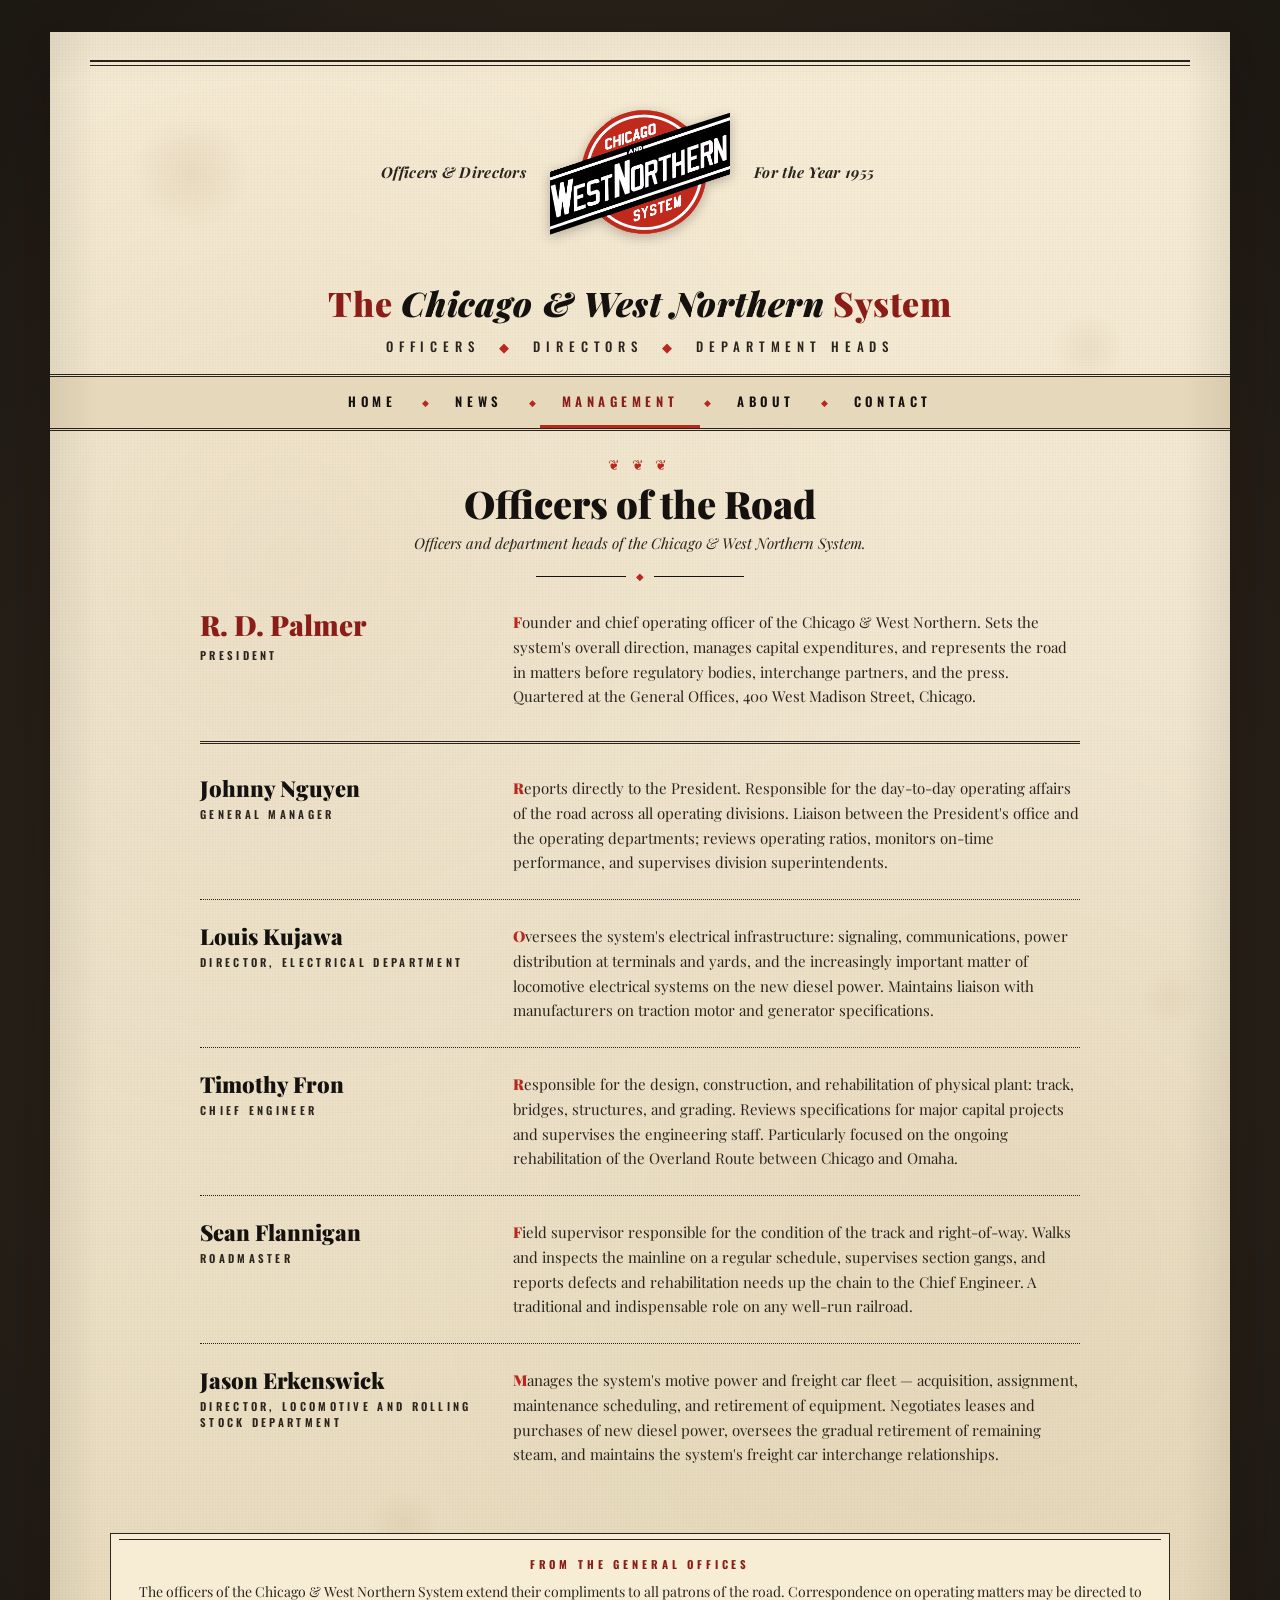
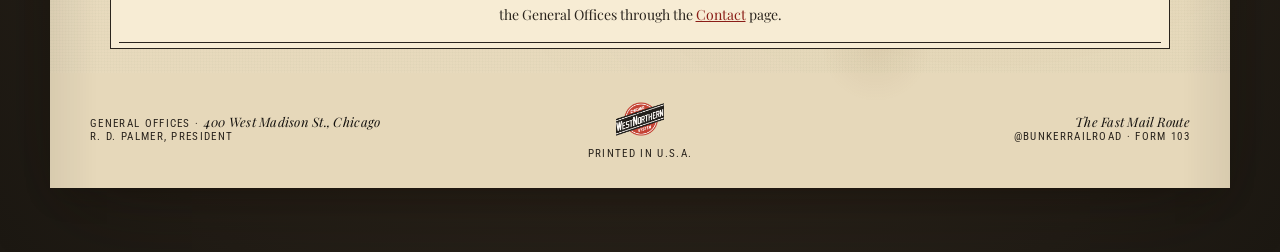
<file: management.html>
<!DOCTYPE html>
<html lang="en">
<head>
<meta charset="UTF-8">
<meta name="viewport" content="width=device-width, initial-scale=1.0">
<title>Management — Chicago & West Northern System</title>
<link rel="preconnect" href="https://fonts.googleapis.com">
<link rel="preconnect" href="https://fonts.gstatic.com" crossorigin>
<link href="https://fonts.googleapis.com/css2?family=Oswald:wght@500;600;700&family=Playfair+Display:ital,wght@0,700;0,900;1,700&family=Roboto+Condensed:wght@400;700&family=Special+Elite&display=swap" rel="stylesheet">
<link rel="stylesheet" href="/style.css?v=2">
<!-- Favicons -->
<link rel="icon" type="image/png" sizes="16x16" href="/favicon-16x16.png">
<link rel="icon" type="image/png" sizes="32x32" href="/favicon-32x32.png">
<link rel="icon" type="image/png" sizes="48x48" href="/favicon-48x48.png">
<link rel="icon" type="image/png" sizes="96x96" href="/favicon-96x96.png">
<link rel="shortcut icon" href="/favicon.ico">
<link rel="apple-touch-icon" sizes="180x180" href="/apple-touch-icon.png">
<link rel="mask-icon" href="/safari-pinned-tab.svg" color="#8a1d17">
<link rel="manifest" href="/site.webmanifest">
<meta name="msapplication-config" content="/browserconfig.xml">
<meta name="msapplication-TileColor" content="#8a1d17">
<meta name="theme-color" content="#8a1d17">
</head>
<body>
<main class="brochure" role="main">

  <!-- ===== MASTHEAD ===== -->
  <header class="masthead">
    <div class="rule-top"></div>
    <div class="masthead-grid">
      <div class="left">
        Officers &amp; Directors
      </div>
      <div class="herald" aria-label="C&amp;WN herald">
        <img src="/cwn_logo.png?v=2" alt="Chicago & West Northern System herald">
      </div>
      <div class="right">
        For the Year 1955
      </div>
    </div>
    <h1>The <em>Chicago &amp; West Northern</em> System</h1>
    <div class="subtitle">Officers <span class="dot">◆</span> Directors <span class="dot">◆</span> Department Heads</div>
  </header>

  <!-- ===== NAVIGATION ===== -->
  <nav class="mainnav">
    <ul>
      <li><a href="/">Home</a></li>
      <li><a href="/news.html">News</a></li>
      <li><a href="/management.html" class="active">Management</a></li>
      <li><a href="/about.html">About</a></li>
      <li><a href="/contact.html">Contact</a></li>
    </ul>
  </nav>

  <div class="section-head">
    <div class="ornament">❦ ❦ ❦</div>
    <h3>Officers of the Road</h3>
    <p class="dek">Officers and department heads of the Chicago & West Northern System.</p>
    <div class="rule"><span class="line"></span><span class="diamond">◆</span><span class="line"></span></div>
  </div>
<div class="officers">
    <div class="officer president">
      <div class="officer-left">
        <div class="officer-name">R. D. Palmer</div>
        <div class="officer-title">President</div>
      </div>
      <div class="officer-bio">Founder and chief operating officer of the Chicago & West Northern. Sets the system's overall direction, manages capital expenditures, and represents the road in matters before regulatory bodies, interchange partners, and the press. Quartered at the General Offices, 400 West Madison Street, Chicago.</div>
    </div>
    <div class="officer">
      <div class="officer-left">
        <div class="officer-name">Johnny Nguyen</div>
        <div class="officer-title">General Manager</div>
      </div>
      <div class="officer-bio">Reports directly to the President. Responsible for the day-to-day operating affairs of the road across all operating divisions. Liaison between the President's office and the operating departments; reviews operating ratios, monitors on-time performance, and supervises division superintendents.</div>
    </div>
    <div class="officer">
      <div class="officer-left">
        <div class="officer-name">Louis Kujawa</div>
        <div class="officer-title">Director, Electrical Department</div>
      </div>
      <div class="officer-bio">Oversees the system's electrical infrastructure: signaling, communications, power distribution at terminals and yards, and the increasingly important matter of locomotive electrical systems on the new diesel power. Maintains liaison with manufacturers on traction motor and generator specifications.</div>
    </div>
    <div class="officer">
      <div class="officer-left">
        <div class="officer-name">Timothy Fron</div>
        <div class="officer-title">Chief Engineer</div>
      </div>
      <div class="officer-bio">Responsible for the design, construction, and rehabilitation of physical plant: track, bridges, structures, and grading. Reviews specifications for major capital projects and supervises the engineering staff. Particularly focused on the ongoing rehabilitation of the Overland Route between Chicago and Omaha.</div>
    </div>
    <div class="officer">
      <div class="officer-left">
        <div class="officer-name">Sean Flannigan</div>
        <div class="officer-title">Roadmaster</div>
      </div>
      <div class="officer-bio">Field supervisor responsible for the condition of the track and right-of-way. Walks and inspects the mainline on a regular schedule, supervises section gangs, and reports defects and rehabilitation needs up the chain to the Chief Engineer. A traditional and indispensable role on any well-run railroad.</div>
    </div>
    <div class="officer">
      <div class="officer-left">
        <div class="officer-name">Jason Erkenswick</div>
        <div class="officer-title">Director, Locomotive and Rolling Stock Department</div>
      </div>
      <div class="officer-bio">Manages the system's motive power and freight car fleet — acquisition, assignment, maintenance scheduling, and retirement of equipment. Negotiates leases and purchases of new diesel power, oversees the gradual retirement of remaining steam, and maintains the system's freight car interchange relationships.</div>
    </div>
  </div>
  <div class="notice-box">
    <div class="notice-box-kicker">From the General Offices</div>
    <div class="notice-box-body">
      The officers of the Chicago &amp; West Northern System extend their compliments to all patrons of the road. Correspondence on operating matters may be directed to the General Offices through the <a href="/contact.html">Contact</a> page.
    </div>
  </div>

  <!-- ===== COLOPHON ===== -->
  <footer class="colophon">
    <div class="l">
      General Offices · <em>400 West Madison St., Chicago</em><br>
      R. D. Palmer, President
    </div>
    <div class="c">
      <div class="mini"><img src="/cwn_logo.png?v=2" alt=""></div>
      Printed in U.S.A.
    </div>
    <div class="r">
      <em>The Fast Mail Route</em><br>
      <a href="https://www.instagram.com/bunkerrailroad/" target="_blank" rel="noopener noreferrer" style="color:inherit;text-decoration:none;border-bottom:1px solid transparent">@bunkerrailroad</a> · Form 103
    </div>
  </footer>

</main>
</body>
</html>
</file>
<file: style.css>
:root{
  --ink:#14110e;
  --ink-soft:#2a241d;
  --paper:#f1e6cf;
  --paper-bright:#f7ecd4;
  --paper-deep:#e6d8ba;
  --rule:#2a241d;
  --cwn-red:#b8281f;
  --cwn-red-deep:#8a1d17;
  --aged-gold:#8a6a2a;
  --shadow:rgba(20,14,8,0.35);
}
*{box-sizing:border-box;margin:0;padding:0}
html,body{background:#2a241d;color:var(--ink);font-family:'Roboto Condensed',sans-serif;-webkit-font-smoothing:antialiased}

/* ---------- paper / brochure frame ---------- */
body{
  padding:32px 16px 64px;
  background:
    radial-gradient(ellipse at center,#3a3024 0%,#1c1812 100%);
  min-height:100vh;
}
.brochure{
  max-width:1180px;
  margin:0 auto;
  background:var(--paper);
  color:var(--ink);
  position:relative;
  box-shadow:
    0 2px 0 rgba(255,255,255,0.05) inset,
    0 30px 80px -20px var(--shadow),
    0 10px 30px -10px var(--shadow);
  /* paper grain */
  background-image:
    radial-gradient(circle at 20% 30%, rgba(138,106,42,0.06) 0%, transparent 40%),
    radial-gradient(circle at 80% 70%, rgba(138,106,42,0.05) 0%, transparent 40%),
    repeating-linear-gradient(90deg, rgba(42,36,29,0.015) 0 1px, transparent 1px 3px),
    repeating-linear-gradient(0deg, rgba(42,36,29,0.015) 0 1px, transparent 1px 3px),
    linear-gradient(180deg,var(--paper-bright) 0%,var(--paper) 40%,var(--paper-deep) 100%);
}
/* foxing / age spots */
.brochure::before{
  content:"";position:absolute;inset:0;pointer-events:none;
  background:
    radial-gradient(circle at 12% 8%, rgba(120,80,30,0.08) 0, transparent 3%),
    radial-gradient(circle at 88% 18%, rgba(120,80,30,0.06) 0, transparent 2%),
    radial-gradient(circle at 70% 92%, rgba(120,80,30,0.07) 0, transparent 3%),
    radial-gradient(circle at 30% 85%, rgba(120,80,30,0.05) 0, transparent 2%),
    radial-gradient(circle at 95% 55%, rgba(120,80,30,0.05) 0, transparent 2%);
  mix-blend-mode:multiply;
}
/* subtle corner shadow as if folded */
.brochure::after{
  content:"";position:absolute;inset:0;pointer-events:none;
  background:
    linear-gradient(90deg, rgba(0,0,0,0.06) 0, transparent 4%, transparent 96%, rgba(0,0,0,0.06) 100%),
    linear-gradient(180deg, rgba(0,0,0,0.04) 0, transparent 3%);
}

/* ---------- masthead ---------- */
.masthead{
  padding:28px 40px 18px;
  border-bottom:3px double var(--rule);
  text-align:center;
  position:relative;
}
.masthead .rule-top{
  height:6px;
  border-top:2px solid var(--rule);
  border-bottom:1px solid var(--rule);
  margin-bottom:16px;
}
.masthead-grid{
  display:grid;
  grid-template-columns:1fr auto 1fr;
  align-items:center;
  gap:24px;
}
.masthead .left,.masthead .right{
  font-family:'Playfair Display',serif;
  font-style:italic;
  font-weight:700;
  font-size:15px;
  color:var(--ink-soft);
  letter-spacing:0.02em;
}
.masthead .left{text-align:right}
.masthead .right{text-align:left}
.masthead .left small,.masthead .right small{
  display:block;
  font-family:'Roboto Condensed',sans-serif;
  font-style:normal;
  font-weight:400;
  font-size:11px;
  letter-spacing:0.25em;
  text-transform:uppercase;
  color:var(--ink-soft);
  margin-top:4px;
}
.herald{
  width:180px;height:180px;
  display:flex;align-items:center;justify-content:center;
  filter:drop-shadow(0 3px 6px rgba(0,0,0,0.25));
}
.herald img{width:100%;height:100%;object-fit:contain}

.masthead h1{
  font-family:'Playfair Display',serif;
  font-weight:900;
  font-size:clamp(22px,3.5vw,34px);
  letter-spacing:0.02em;
  margin-top:18px;
  color:var(--cwn-red-deep);
}
.masthead h1 em{font-style:italic;color:var(--ink)}
.masthead .subtitle{
  font-family:'Oswald',sans-serif;
  font-weight:500;
  font-size:13px;
  letter-spacing:0.45em;
  text-transform:uppercase;
  margin-top:10px;
  color:var(--ink-soft);
}
.masthead .subtitle .dot{color:var(--cwn-red);margin:0 10px}

/* ---------- hero speed panel ---------- */
.hero{
  position:relative;
  padding:50px 40px 60px;
  background:
    linear-gradient(180deg, var(--paper-bright) 0%, var(--paper) 100%);
  border-bottom:3px double var(--rule);
  overflow:hidden;
}
.hero::before{
  /* speed lines */
  content:"";position:absolute;inset:0;
  background-image:repeating-linear-gradient(
    -4deg,
    transparent 0 18px,
    rgba(184,40,31,0.06) 18px 22px,
    transparent 22px 40px
  );
  pointer-events:none;
}
.hero::after{
  /* engraved horizon */
  content:"";position:absolute;left:0;right:0;bottom:0;height:30px;
  background:repeating-linear-gradient(90deg,var(--rule) 0 2px,transparent 2px 5px);
  opacity:0.25;
}
.hero-inner{position:relative;z-index:2;text-align:center}
.hero .kicker{
  font-family:'Oswald',sans-serif;
  font-weight:500;
  font-size:14px;
  letter-spacing:0.5em;
  text-transform:uppercase;
  color:var(--cwn-red);
}
.hero .kicker::before,.hero .kicker::after{
  content:"";display:inline-block;width:50px;height:1px;background:var(--cwn-red);vertical-align:middle;margin:0 16px;
}
.hero h2{
  font-family:'Playfair Display',serif;
  font-weight:900;
  font-size:clamp(42px,8vw,88px);
  line-height:0.95;
  letter-spacing:-0.01em;
  margin:18px 0 10px;
  color:var(--ink);
  text-shadow:
    1px 1px 0 rgba(184,40,31,0.15),
    3px 3px 0 rgba(184,40,31,0.08);
}
.hero h2 .accent{color:var(--cwn-red-deep);font-style:italic}
.hero .tagline{
  font-family:'Playfair Display',serif;
  font-style:italic;
  font-size:clamp(16px,2vw,22px);
  font-weight:700;
  margin-top:8px;
  color:var(--ink-soft);
}
.hero .lockup{
  display:flex;justify-content:center;gap:36px;
  margin-top:34px;
  font-family:'Oswald',sans-serif;
  font-weight:600;
  font-size:13px;
  letter-spacing:0.3em;
  text-transform:uppercase;
  color:var(--ink-soft);
}
.hero .lockup span{position:relative;padding:0 4px}
.hero .lockup span+span::before{
  content:"★";color:var(--cwn-red);position:absolute;left:-22px;top:2px;font-size:10px;
}

/* ---------- section headings ---------- */
.section-head{
  text-align:center;
  padding:24px 40px 0;
}
.section-head .ornament{
  font-family:'Playfair Display',serif;
  color:var(--cwn-red);
  font-size:14px;
  letter-spacing:0.3em;
}
.section-head h3{
  font-family:'Playfair Display',serif;
  font-weight:900;
  font-size:clamp(26px,3.4vw,38px);
  margin:4px 0 4px;
  color:var(--ink);
}
.section-head .dek{
  font-family:'Playfair Display',serif;
  font-style:italic;
  font-size:15px;
  color:var(--ink-soft);
  margin-bottom:18px;
}
.section-head .rule{
  display:flex;align-items:center;justify-content:center;gap:10px;
  margin-bottom:4px;
}
.section-head .rule .line{height:1px;background:var(--ink);width:90px}
.section-head .rule .diamond{color:var(--cwn-red);font-size:10px}

/* ---------- named trains grid ---------- */
.trains{
  display:grid;grid-template-columns:1fr 1fr;gap:0;
  border-bottom:3px double var(--rule);
}
.train{
  padding:28px 34px 36px;
  position:relative;
}
.train.left{border-right:1px solid var(--rule)}
.train .plate{
  display:inline-block;
  background:var(--cwn-red);
  color:var(--paper-bright);
  font-family:'Oswald',sans-serif;
  font-weight:700;
  padding:6px 14px 5px;
  letter-spacing:0.18em;
  text-transform:uppercase;
  font-size:12px;
  transform:rotate(-1.5deg);
  box-shadow:2px 2px 0 var(--ink);
  margin-bottom:14px;
}
.train h4{
  font-family:'Playfair Display',serif;
  font-weight:900;
  font-style:italic;
  font-size:42px;
  line-height:1;
  color:var(--cwn-red-deep);
  margin-bottom:4px;
}
.train h4 .num{font-style:normal;color:var(--ink)}
.train .route{
  font-family:'Oswald',sans-serif;
  font-weight:500;
  letter-spacing:0.2em;
  text-transform:uppercase;
  font-size:12px;
  color:var(--ink-soft);
  margin-bottom:12px;
  padding-bottom:10px;
  border-bottom:1px solid var(--rule);
}
.train .pitch{
  font-family:'Playfair Display',serif;
  font-size:15px;
  line-height:1.55;
  margin-bottom:16px;
}
.train .pitch .drop{
  float:left;
  font-family:'Playfair Display',serif;
  font-weight:900;
  font-size:54px;
  line-height:0.85;
  padding:4px 8px 0 0;
  color:var(--cwn-red);
}
.train .consist{
  font-family:'Roboto Condensed',sans-serif;
  font-size:12px;
  letter-spacing:0.05em;
  color:var(--ink-soft);
  font-style:italic;
  border-top:1px dotted var(--rule);
  border-bottom:1px dotted var(--rule);
  padding:8px 0;
  margin-bottom:16px;
}
.train .consist b{font-family:'Oswald',sans-serif;font-style:normal;letter-spacing:0.15em;text-transform:uppercase;font-size:11px;color:var(--ink)}

/* mini timetable */
.tt{
  width:100%;
  border-collapse:collapse;
  font-family:'Roboto Condensed',sans-serif;
  font-size:13px;
}
.tt thead th{
  font-family:'Oswald',sans-serif;
  font-weight:600;
  letter-spacing:0.15em;
  text-transform:uppercase;
  font-size:10px;
  padding:4px 0;
  border-bottom:2px solid var(--rule);
  text-align:left;
  color:var(--ink);
}
.tt thead th.num{text-align:right}
.tt tbody td{
  padding:5px 0;
  border-bottom:1px dotted rgba(42,36,29,0.4);
  font-variant-numeric:tabular-nums;
}
.tt tbody td.num{text-align:right;font-weight:700}
.tt tbody td.city{font-family:'Playfair Display',serif;font-size:14px}
.tt tbody tr.major td{font-weight:700}
.tt tbody tr.major td.city{color:var(--cwn-red-deep)}
.tt tfoot td{
  padding-top:8px;
  font-size:11px;
  font-style:italic;
  color:var(--ink-soft);
}

/* ---------- map panel ---------- */
.map-section{
  padding:32px 40px 44px;
  border-bottom:3px double var(--rule);
  background:
    radial-gradient(ellipse at center, var(--paper-bright) 0%, var(--paper) 70%);
}
.map-frame{
  border:2px solid var(--rule);
  padding:18px;
  position:relative;
  background:var(--paper-bright);
  box-shadow:inset 0 0 0 4px var(--paper-bright),inset 0 0 0 5px var(--rule);
}
.map-frame .corner{
  position:absolute;width:18px;height:18px;border:2px solid var(--cwn-red);
}
.map-frame .corner.tl{top:-2px;left:-2px;border-right:none;border-bottom:none}
.map-frame .corner.tr{top:-2px;right:-2px;border-left:none;border-bottom:none}
.map-frame .corner.bl{bottom:-2px;left:-2px;border-right:none;border-top:none}
.map-frame .corner.br{bottom:-2px;right:-2px;border-left:none;border-top:none}
.map-cap{
  font-family:'Oswald',sans-serif;
  font-weight:700;
  letter-spacing:0.35em;
  text-transform:uppercase;
  text-align:center;
  font-size:12px;
  color:var(--ink);
  margin-bottom:10px;
  padding-bottom:8px;
  border-bottom:1px solid var(--rule);
}
.map-cap em{font-family:'Playfair Display',serif;font-weight:700;font-style:italic;letter-spacing:0.02em;text-transform:none;color:var(--cwn-red-deep);font-size:16px;display:block;margin-top:2px}
svg.sysmap{display:block;width:100%;height:auto;background:#f4ead3}
.legend{
  display:flex;justify-content:space-between;align-items:center;
  margin-top:10px;
  font-family:'Roboto Condensed',sans-serif;
  font-size:11px;
  letter-spacing:0.1em;
  text-transform:uppercase;
  color:var(--ink-soft);
}
.legend .swatches{display:flex;gap:18px}
.legend .sw{display:flex;align-items:center;gap:6px}
.legend .sw i{display:inline-block;width:24px;height:0}
.legend .sw i.mainline{border-top:3px solid var(--cwn-red)}
.legend .sw i.branch{border-top:2px dashed var(--ink)}
.legend .sw i.connect{border-top:1px dotted var(--ink-soft)}

/* ---------- from the general offices (modeling) ---------- */
.bulletin{
  padding:36px 40px 40px;
  background:
    repeating-linear-gradient(0deg, rgba(42,36,29,0.02) 0 26px, rgba(42,36,29,0.05) 26px 27px),
    var(--paper-bright);
  border-bottom:3px double var(--rule);
  position:relative;
}
.bulletin .stamp{
  position:absolute;top:24px;right:34px;
  border:3px double var(--cwn-red);
  color:var(--cwn-red);
  padding:8px 14px 6px;
  font-family:'Oswald',sans-serif;
  font-weight:700;
  letter-spacing:0.2em;
  text-transform:uppercase;
  font-size:11px;
  transform:rotate(6deg);
  opacity:0.85;
  text-align:center;
  line-height:1.2;
}
.bulletin .stamp small{display:block;font-size:9px;letter-spacing:0.25em;margin-top:2px}
.bulletin-head{
  font-family:'Special Elite',monospace;
  letter-spacing:0.15em;
  text-transform:uppercase;
  font-size:13px;
  color:var(--ink-soft);
  margin-bottom:6px;
}
.bulletin h3{
  font-family:'Playfair Display',serif;
  font-weight:900;
  font-size:32px;
  color:var(--ink);
  margin-bottom:6px;
  max-width:760px;
}
.bulletin h3 em{color:var(--cwn-red-deep)}
.bulletin .bulletin-dek{
  font-family:'Playfair Display',serif;
  font-style:italic;
  font-size:15px;
  color:var(--ink-soft);
  margin-bottom:20px;
  max-width:760px;
}
.bulletin-grid{
  display:grid;grid-template-columns:1.3fr 1fr;gap:36px;
  align-items:start;
}
.bulletin-body{
  font-family:'Playfair Display',serif;
  font-size:15px;
  line-height:1.7;
  columns:2;
  column-gap:28px;
  column-rule:1px dotted var(--rule);
}
.bulletin-body p{margin-bottom:10px;break-inside:avoid}
.bulletin-body p:first-child::first-letter{
  font-family:'Playfair Display',serif;
  font-weight:900;
  font-size:56px;
  line-height:0.9;
  float:left;
  padding:6px 8px 0 0;
  color:var(--cwn-red);
}
.progress-card{
  border:1px solid var(--rule);
  background:var(--paper);
  padding:18px 20px 20px;
  font-family:'Roboto Condensed',sans-serif;
  position:relative;
  box-shadow:4px 4px 0 rgba(42,36,29,0.25);
}
.progress-card::before{
  content:"";position:absolute;top:-6px;left:50%;transform:translateX(-50%);
  width:40px;height:12px;
  background:rgba(184,40,31,0.25);
  border:1px solid rgba(138,29,23,0.4);
  /* tape */
}
.progress-card h5{
  font-family:'Oswald',sans-serif;
  font-weight:700;
  letter-spacing:0.25em;
  text-transform:uppercase;
  font-size:12px;
  text-align:center;
  padding-bottom:8px;
  margin-bottom:12px;
  border-bottom:2px solid var(--rule);
  color:var(--cwn-red-deep);
}
.progress-card .row{
  display:grid;grid-template-columns:1fr auto;gap:10px;
  font-size:12px;
  padding:6px 0;
  border-bottom:1px dotted rgba(42,36,29,0.4);
  align-items:center;
}
.progress-card .row:last-child{border-bottom:none}
.progress-card .row .label{text-transform:uppercase;letter-spacing:0.08em;color:var(--ink-soft)}
.progress-card .row .bar{
  width:100px;height:8px;background:var(--paper-deep);border:1px solid var(--rule);position:relative;
}
.progress-card .row .bar span{
  position:absolute;top:0;left:0;bottom:0;background:var(--cwn-red);
}
.progress-card .row .pct{font-weight:700;font-family:'Oswald',sans-serif}
.progress-card .footer-note{
  margin-top:12px;padding-top:10px;border-top:1px solid var(--rule);
  font-family:'Special Elite',monospace;
  font-size:10px;letter-spacing:0.1em;text-transform:uppercase;
  color:var(--ink-soft);text-align:center;
}

/* ---------- colophon ---------- */

/* ---------- notice panel (era-blending disclosure + social) ---------- */
.notice{
  padding:28px 40px 32px;
  background:var(--paper);
  border-bottom:3px double var(--rule);
  display:grid;
  grid-template-columns:1.4fr 1fr;
  gap:28px;
  align-items:stretch;
}
.notice-body{
  border:1px solid var(--rule);
  padding:22px 24px;
  background:var(--paper-bright);
  position:relative;
}
.notice-body::before,.notice-body::after{
  content:"";position:absolute;left:8px;right:8px;height:1px;background:var(--rule);
}
.notice-body::before{top:5px}
.notice-body::after{bottom:5px}
.notice-kicker{
  font-family:'Oswald',sans-serif;
  font-weight:700;
  letter-spacing:0.35em;
  text-transform:uppercase;
  font-size:11px;
  color:var(--cwn-red-deep);
  text-align:center;
  margin-bottom:6px;
}
.notice-head{
  font-family:'Playfair Display',serif;
  font-weight:900;
  font-style:italic;
  font-size:22px;
  text-align:center;
  color:var(--ink);
  margin-bottom:10px;
  line-height:1.15;
}
.notice-head::before,.notice-head::after{content:" ❦ ";color:var(--cwn-red);font-style:normal;font-weight:400}
.notice-text{
  font-family:'Playfair Display',serif;
  font-size:14px;
  line-height:1.65;
  text-align:justify;
  color:var(--ink-soft);
}
.notice-text p+p{margin-top:8px}
.notice-sign{
  margin-top:14px;
  text-align:right;
  font-family:'Playfair Display',serif;
  font-style:italic;
  font-size:13px;
  color:var(--ink);
}
.notice-sign small{
  display:block;
  font-family:'Roboto Condensed',sans-serif;
  font-style:normal;
  font-size:10px;
  letter-spacing:0.2em;
  text-transform:uppercase;
  color:var(--ink-soft);
  margin-top:2px;
}

/* Social imprint styled like a publisher's card */
.imprint{
  border:2px solid var(--rule);
  background:var(--paper-bright);
  padding:22px 20px;
  text-align:center;
  position:relative;
  display:flex;
  flex-direction:column;
  justify-content:center;
  box-shadow:inset 0 0 0 4px var(--paper-bright),inset 0 0 0 5px var(--cwn-red);
}
.imprint .imprint-top{
  font-family:'Playfair Display',serif;
  font-style:italic;
  font-size:12px;
  color:var(--ink-soft);
  letter-spacing:0.05em;
  margin-bottom:4px;
}
.imprint .imprint-title{
  font-family:'Playfair Display',serif;
  font-weight:900;
  font-size:20px;
  color:var(--cwn-red-deep);
  line-height:1.1;
  margin-bottom:10px;
}
.imprint .imprint-rule{
  display:flex;align-items:center;justify-content:center;gap:8px;margin-bottom:12px;
}
.imprint .imprint-rule .l{height:1px;background:var(--rule);width:40px}
.imprint .imprint-rule .d{color:var(--cwn-red);font-size:8px}
.imprint .handle{
  font-family:'Oswald',sans-serif;
  font-weight:700;
  font-size:22px;
  letter-spacing:0.04em;
  color:var(--ink);
  margin-bottom:4px;
}
.imprint .handle .at{color:var(--cwn-red)}
.imprint .channels{
  font-family:'Roboto Condensed',sans-serif;
  font-size:11px;
  letter-spacing:0.28em;
  text-transform:uppercase;
  color:var(--ink-soft);
}
.imprint .channels a{
  padding:0 6px;
  color:var(--ink-soft);
  text-decoration:none;
  border-bottom:1px solid transparent;
  transition:color 180ms ease, border-color 180ms ease;
}
.imprint .channels a:hover,
.imprint .channels a:focus{
  color:var(--cwn-red-deep);
  border-bottom:2px solid var(--cwn-red);
  outline:none;
}
.imprint .channels a+a{border-left:1px solid var(--rule)}
.imprint .imprint-foot{
  margin-top:12px;
  padding-top:10px;
  border-top:1px solid var(--rule);
  font-family:'Playfair Display',serif;
  font-style:italic;
  font-size:11px;
  color:var(--ink-soft);
  line-height:1.4;
}

/* ---------- colophon ---------- */
.colophon{
  padding:22px 40px 28px;
  display:grid;grid-template-columns:1fr auto 1fr;gap:20px;
  align-items:center;
  font-family:'Roboto Condensed',sans-serif;
  font-size:11px;
  letter-spacing:0.12em;
  text-transform:uppercase;
  color:var(--ink-soft);
  background:var(--paper-deep);
}
.colophon .l{text-align:left}
.colophon .c{text-align:center}
.colophon .r{text-align:right}
.colophon .c .mini{
  width:48px;height:48px;margin:0 auto 4px;
}
.colophon .c .mini img{width:100%;height:100%;object-fit:contain;opacity:0.85}
.colophon em{font-family:'Playfair Display',serif;font-style:italic;text-transform:none;letter-spacing:0.02em;font-size:13px;color:var(--ink)}

/* ---------- small ---------- */
@media (max-width:820px){
  .masthead-grid{grid-template-columns:1fr;gap:10px}
  .masthead .left,.masthead .right{text-align:center}
  .herald{margin:0 auto}
  .trains{grid-template-columns:1fr}
  .train.left{border-right:none;border-bottom:1px solid var(--rule)}
  .bulletin-grid{grid-template-columns:1fr}
  .bulletin-body{columns:1}
  .colophon{grid-template-columns:1fr;text-align:center}
  .colophon .l,.colophon .r{text-align:center}
  .notice{grid-template-columns:1fr}
}

/* tiny entrance */
.brochure{animation:rise 700ms ease-out}
@keyframes rise{from{opacity:0;transform:translateY(14px)}to{opacity:1;transform:none}}


/* ========================================================
   NEW RULES ADDED FOR MULTI-PAGE SITE
   (Navigation, News/Blog, Management, About, Contact)
   ======================================================== */

/* ---------- navigation ---------- */
.mainnav{
  background:var(--paper-deep);
  border-bottom:3px double var(--rule);
  padding:0;
  text-align:center;
}
.mainnav ul{
  list-style:none;
  display:flex;
  justify-content:center;
  align-items:center;
  margin:0;
  padding:0;
  flex-wrap:wrap;
}
.mainnav li{
  position:relative;
}
.mainnav li + li::before{
  content:"\25C6";
  color:var(--cwn-red);
  font-size:9px;
  display:inline-block;
  padding:0 4px;
  vertical-align:middle;
}
.mainnav a{
  font-family:'Oswald',sans-serif;
  font-weight:600;
  font-size:13px;
  letter-spacing:0.35em;
  text-transform:uppercase;
  color:var(--ink);
  text-decoration:none;
  padding:14px 22px;
  display:inline-block;
  transition:color 180ms ease, background 180ms ease;
  border-bottom:3px solid transparent;
}
.mainnav a:hover,
.mainnav a:focus{
  color:var(--cwn-red-deep);
  background:rgba(184,40,31,0.05);
  outline:none;
}
.mainnav a.active{
  color:var(--cwn-red-deep);
  border-bottom-color:var(--cwn-red);
}

/* ---------- prose container (About, etc.) ---------- */
.prose{
  padding:32px 60px 48px;
  max-width:900px;
  margin:0 auto;
  font-family:'Playfair Display',serif;
  font-size:16px;
  line-height:1.7;
}
.prose p{margin-bottom:18px}
.prose p:first-child::first-letter{
  font-family:'Playfair Display',serif;
  font-weight:900;
  font-size:62px;
  line-height:0.85;
  float:left;
  padding:6px 10px 0 0;
  color:var(--cwn-red-deep);
}
.prose h2{
  font-family:'Playfair Display',serif;
  font-weight:900;
  font-size:24px;
  color:var(--cwn-red-deep);
  margin-top:28px;
  margin-bottom:10px;
  letter-spacing:0.01em;
}
.prose h3{
  font-family:'Oswald',sans-serif;
  font-weight:700;
  font-size:14px;
  letter-spacing:0.25em;
  text-transform:uppercase;
  color:var(--ink-soft);
  margin-top:22px;
  margin-bottom:8px;
}
.prose blockquote{
  border-left:3px solid var(--cwn-red);
  padding:6px 0 6px 18px;
  margin:18px 0;
  font-style:italic;
  color:var(--ink-soft);
}
.prose a{
  color:var(--cwn-red-deep);
  text-decoration:none;
  border-bottom:1px solid transparent;
  transition:border-color 180ms ease;
}
.prose a:hover{border-bottom-color:var(--cwn-red)}

/* ---------- officers (Management page) ---------- */
.officers{
  display:grid;
  grid-template-columns:1fr;
  gap:0;
  padding:0 60px 24px;
  max-width:1000px;
  margin:0 auto;
}
.officer{
  padding:24px 0;
  border-bottom:1px dotted var(--rule);
  display:grid;
  grid-template-columns:1fr 2fr;
  gap:30px;
  align-items:start;
}
.officer:last-child{border-bottom:none}
.officer.president{
  border-bottom:3px double var(--rule);
  padding-bottom:32px;
  margin-bottom:8px;
}
.officer-name{
  font-family:'Playfair Display',serif;
  font-weight:900;
  font-size:22px;
  color:var(--ink);
  line-height:1.1;
}
.officer.president .officer-name{
  font-size:28px;
  color:var(--cwn-red-deep);
}
.officer-title{
  font-family:'Oswald',sans-serif;
  font-weight:600;
  font-size:11px;
  letter-spacing:0.3em;
  text-transform:uppercase;
  color:var(--ink-soft);
  margin-top:6px;
  margin-bottom:0;
}
.officer-bio{
  font-family:'Playfair Display',serif;
  font-size:15px;
  line-height:1.65;
  color:var(--ink-soft);
}
.officer-bio:first-letter{
  font-family:'Playfair Display',serif;
  font-weight:900;
  color:var(--cwn-red);
}

/* ---------- news (blog) ---------- */
.news-grid{
  display:grid;
  grid-template-columns:repeat(auto-fill, minmax(320px, 1fr));
  gap:24px;
  padding:24px 40px 48px;
}
.post-card{
  background:var(--paper-bright);
  border:1px solid var(--rule);
  cursor:pointer;
  transition:transform 180ms ease, box-shadow 180ms ease;
  position:relative;
  overflow:hidden;
  display:flex;
  flex-direction:column;
}
.post-card:hover{
  transform:translateY(-2px);
  box-shadow:0 6px 18px -8px rgba(20,14,8,0.4);
}
.post-card .thumb{
  width:100%;
  aspect-ratio:16/9;
  background:var(--paper-deep);
  overflow:hidden;
  display:flex;
  align-items:center;
  justify-content:center;
  border-bottom:1px solid var(--rule);
}
.post-card .thumb img,
.post-card .thumb iframe{
  width:100%;
  height:100%;
  object-fit:cover;
  display:block;
  border:none;
}
.post-card .thumb-placeholder{
  font-family:'Playfair Display',serif;
  font-style:italic;
  color:var(--ink-soft);
  font-size:14px;
  text-align:center;
  padding:20px;
}
.post-card .post-meta-row{
  font-family:'Oswald',sans-serif;
  font-size:10px;
  letter-spacing:0.25em;
  text-transform:uppercase;
  color:var(--cwn-red);
  padding:12px 18px 6px;
  display:flex;
  justify-content:space-between;
  align-items:center;
}
.post-card .post-meta-row .type-badge{
  background:var(--cwn-red);
  color:var(--paper-bright);
  padding:2px 8px;
  font-size:9px;
}
.post-card .post-meta-row .type-badge.video{background:var(--ink)}
.post-card h3{
  font-family:'Playfair Display',serif;
  font-weight:900;
  font-size:20px;
  line-height:1.2;
  padding:0 18px 8px;
  color:var(--ink);
}
.post-card .excerpt{
  font-family:'Playfair Display',serif;
  font-size:14px;
  line-height:1.55;
  color:var(--ink-soft);
  padding:0 18px 18px;
  flex:1;
}
.post-card .read-more{
  font-family:'Oswald',sans-serif;
  font-weight:700;
  font-size:11px;
  letter-spacing:0.3em;
  text-transform:uppercase;
  color:var(--cwn-red-deep);
  padding:0 18px 16px;
}

/* full post modal */
.post-overlay{
  position:fixed;
  inset:0;
  background:rgba(20,14,8,0.85);
  display:none;
  align-items:flex-start;
  justify-content:center;
  z-index:1000;
  padding:40px 20px;
  overflow-y:auto;
}
.post-overlay.active{display:flex}
.post-modal{
  background:var(--paper);
  max-width:880px;
  width:100%;
  margin:auto;
  position:relative;
  box-shadow:0 30px 80px -10px rgba(0,0,0,0.6);
}
.post-modal .close-btn{
  position:absolute;
  top:12px;
  right:18px;
  background:none;
  border:none;
  font-family:'Playfair Display',serif;
  font-size:32px;
  color:var(--ink);
  cursor:pointer;
  z-index:10;
  width:36px;
  height:36px;
  line-height:1;
  padding:0;
}
.post-modal .close-btn:hover{color:var(--cwn-red)}
.post-modal .post-hero{
  width:100%;
  aspect-ratio:16/9;
  background:var(--paper-deep);
  overflow:hidden;
  border-bottom:3px double var(--rule);
}
.post-modal .post-hero img,
.post-modal .post-hero iframe{
  width:100%;
  height:100%;
  object-fit:cover;
  border:none;
  display:block;
}
.post-modal .post-content{padding:32px 50px 40px}
.post-modal .post-meta{
  font-family:'Oswald',sans-serif;
  font-size:11px;
  letter-spacing:0.3em;
  text-transform:uppercase;
  color:var(--cwn-red);
  margin-bottom:8px;
}
.post-modal h2{
  font-family:'Playfair Display',serif;
  font-weight:900;
  font-size:32px;
  line-height:1.15;
  color:var(--ink);
  margin-bottom:18px;
}
.post-modal .post-body{
  font-family:'Playfair Display',serif;
  font-size:16px;
  line-height:1.75;
  color:var(--ink-soft);
}
.post-modal .post-body p{margin-bottom:14px}
.post-modal .post-body img{
  width:100%;
  margin:18px 0;
  border:1px solid var(--rule);
}
.post-modal .post-body iframe{
  width:100%;
  aspect-ratio:16/9;
  margin:18px 0;
  border:1px solid var(--rule);
}

/* ---------- contact form ---------- */
.contact-wrap{
  padding:32px 60px 48px;
  max-width:680px;
  margin:0 auto;
}
.contact-form{
  display:flex;
  flex-direction:column;
  gap:20px;
}
.contact-form label{
  font-family:'Oswald',sans-serif;
  font-weight:600;
  font-size:11px;
  letter-spacing:0.3em;
  text-transform:uppercase;
  color:var(--ink);
  margin-bottom:4px;
  display:block;
}
.contact-form input,
.contact-form textarea{
  width:100%;
  font-family:'Playfair Display',serif;
  font-size:16px;
  padding:10px 14px;
  background:var(--paper-bright);
  border:1px solid var(--rule);
  border-radius:0;
  color:var(--ink);
  font-style:italic;
}
.contact-form input:focus,
.contact-form textarea:focus{
  outline:none;
  border-color:var(--cwn-red);
  background:#fff;
}
.contact-form textarea{
  min-height:140px;
  resize:vertical;
  font-style:normal;
}
.contact-form button{
  font-family:'Oswald',sans-serif;
  font-weight:700;
  font-size:13px;
  letter-spacing:0.35em;
  text-transform:uppercase;
  background:var(--cwn-red);
  color:var(--paper-bright);
  border:none;
  padding:14px 28px;
  cursor:pointer;
  transition:background 180ms ease;
  align-self:flex-start;
  box-shadow:3px 3px 0 var(--ink);
}
.contact-form button:hover{
  background:var(--cwn-red-deep);
}
.contact-form button:active{
  transform:translate(2px, 2px);
  box-shadow:1px 1px 0 var(--ink);
}
.form-status{
  font-family:'Playfair Display',serif;
  font-style:italic;
  font-size:14px;
  color:var(--ink-soft);
  padding:10px 0;
  display:none;
}
.form-status.success{display:block;color:#2a6c3a}
.form-status.error{display:block;color:var(--cwn-red-deep)}

/* boxed notice */
.notice-box{
  border:1px solid var(--rule);
  background:var(--paper-bright);
  padding:22px 26px;
  margin:18px 60px 24px;
  position:relative;
}
.notice-box::before,.notice-box::after{
  content:"";position:absolute;left:8px;right:8px;height:1px;background:var(--rule);
}
.notice-box::before{top:5px}
.notice-box::after{bottom:5px}
.notice-box-kicker{
  font-family:'Oswald',sans-serif;
  font-weight:700;
  letter-spacing:0.35em;
  text-transform:uppercase;
  font-size:11px;
  color:var(--cwn-red-deep);
  text-align:center;
  margin-bottom:8px;
}
.notice-box-body{
  font-family:'Playfair Display',serif;
  font-size:14px;
  line-height:1.65;
  color:var(--ink-soft);
  text-align:center;
}
.notice-box-body a{color:var(--cwn-red-deep);text-decoration:underline}

/* responsive overrides for new components */
@media (max-width:820px){
  .officer{grid-template-columns:1fr;gap:8px}
  .prose,.officers,.contact-wrap{padding-left:30px;padding-right:30px}
  .news-grid{padding:20px;gap:18px}
  .post-modal .post-content{padding:24px 26px}
  .mainnav a{padding:11px 14px;font-size:11px;letter-spacing:0.25em}
}
</file>
